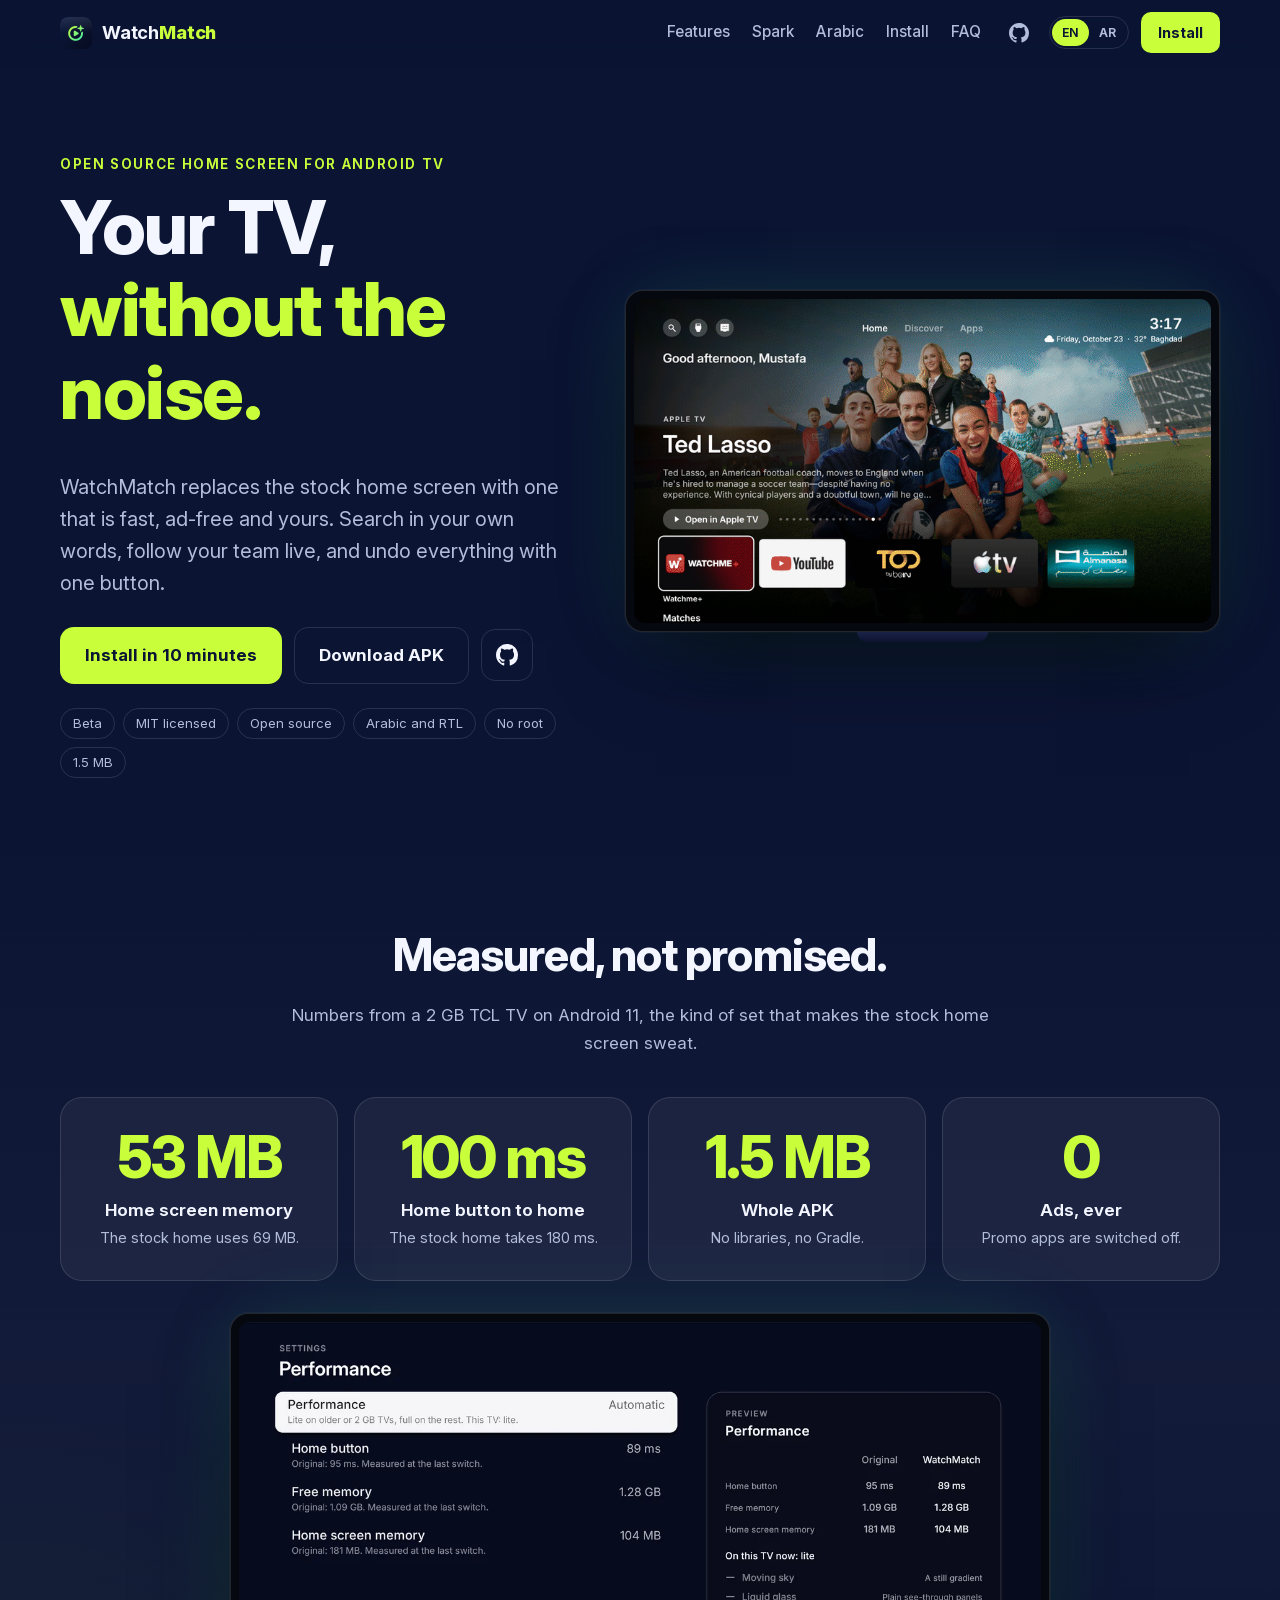
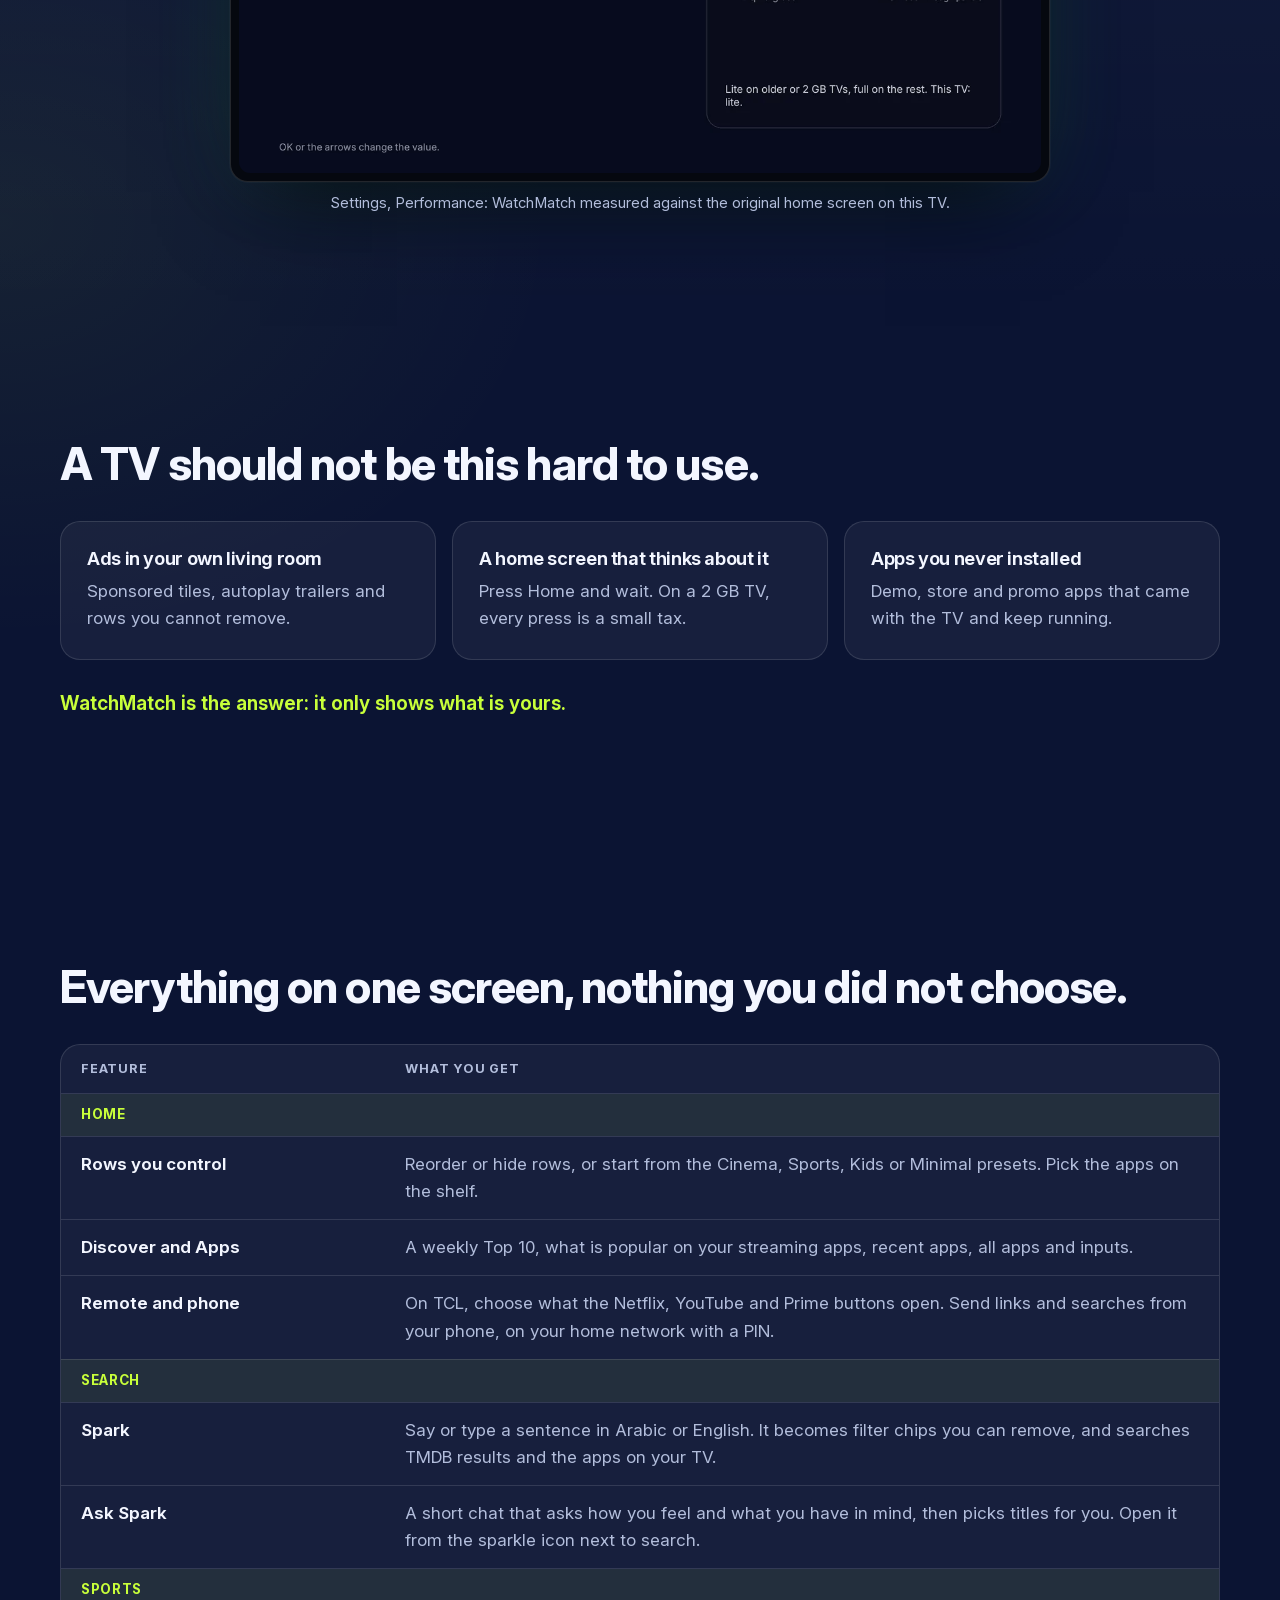
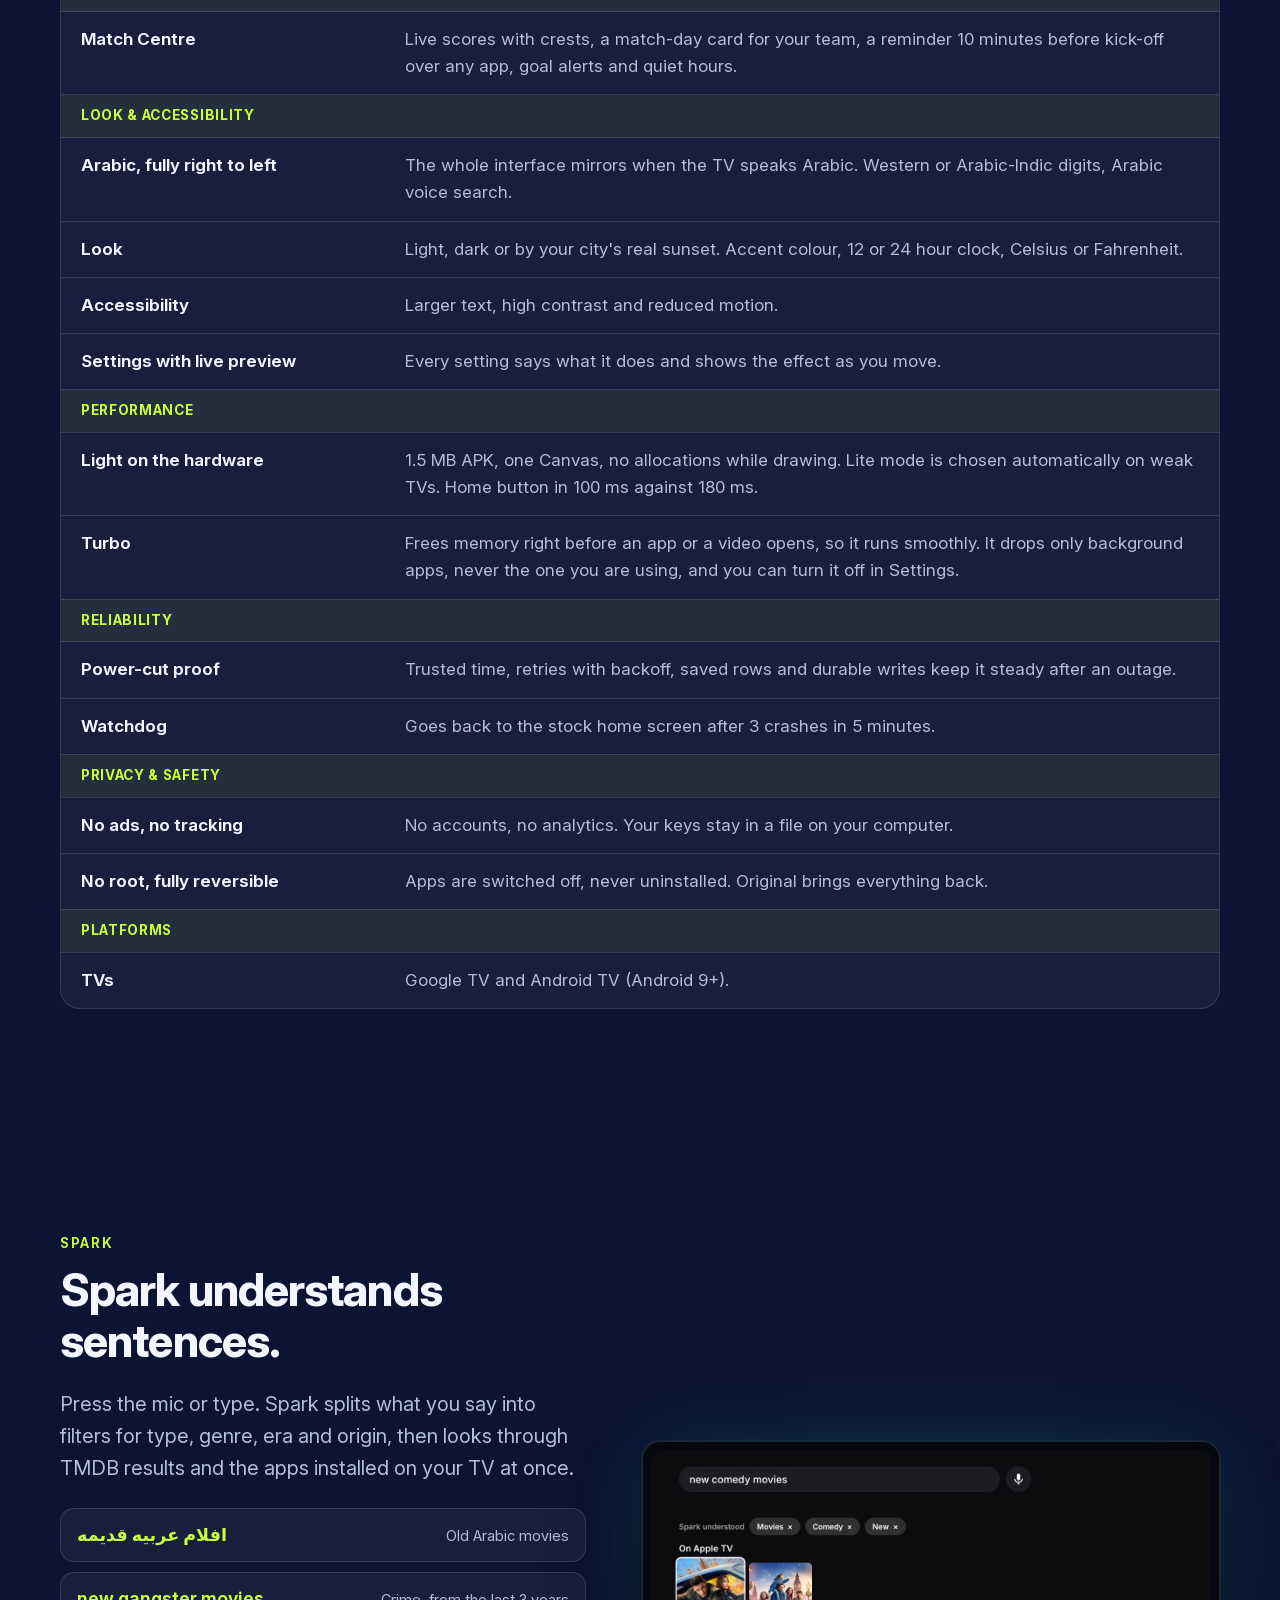
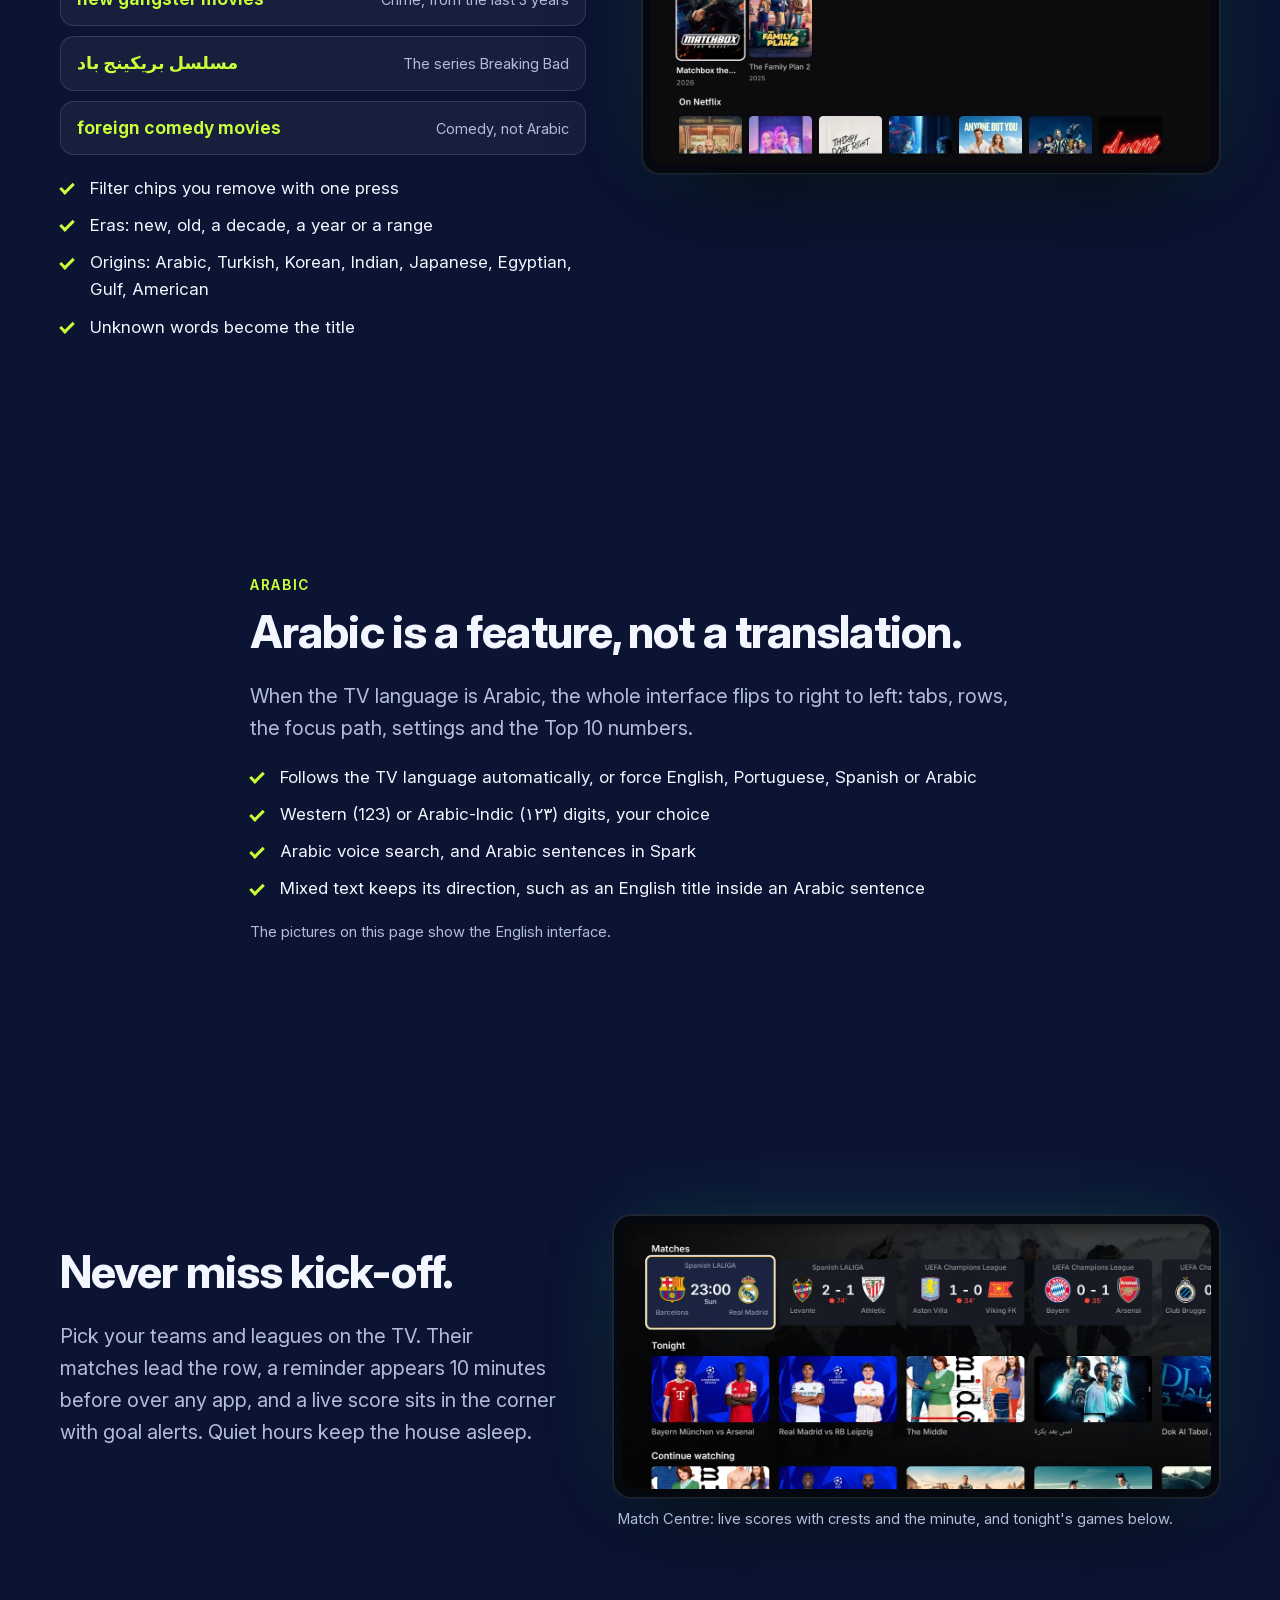
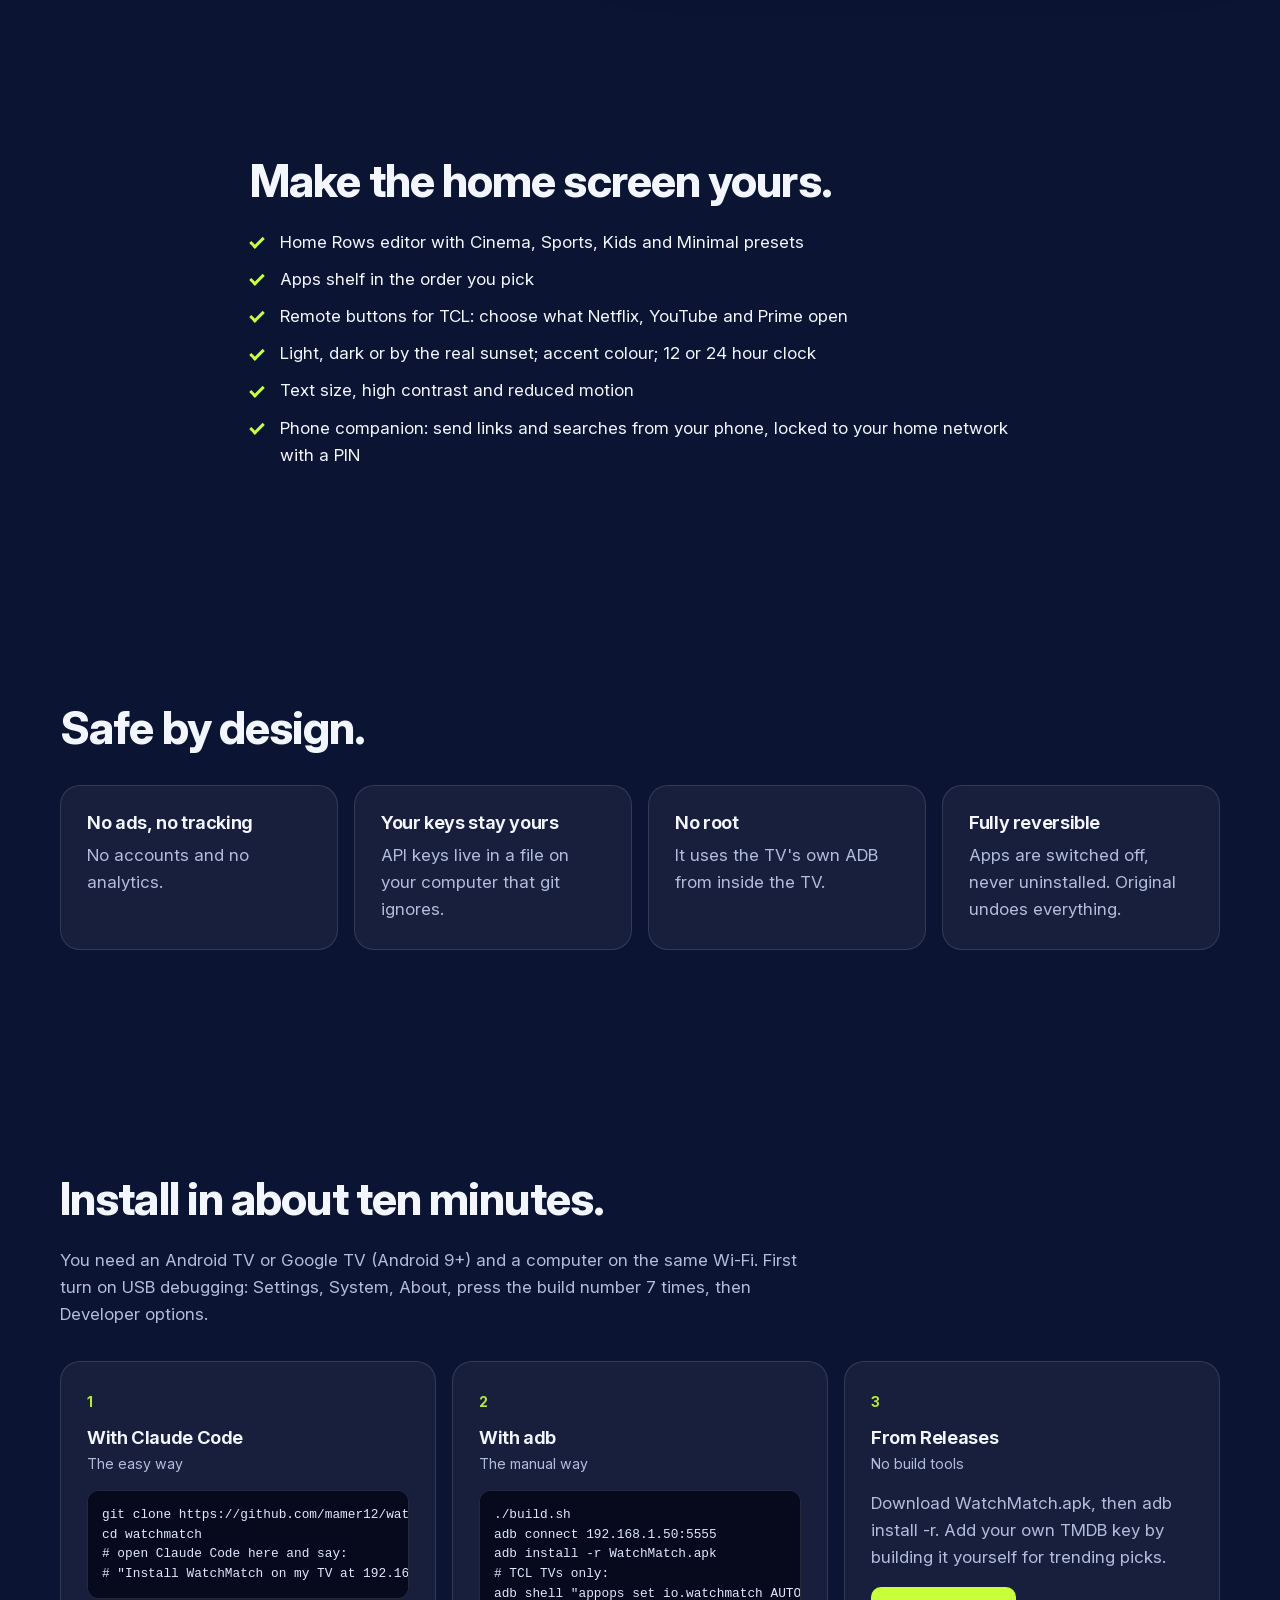
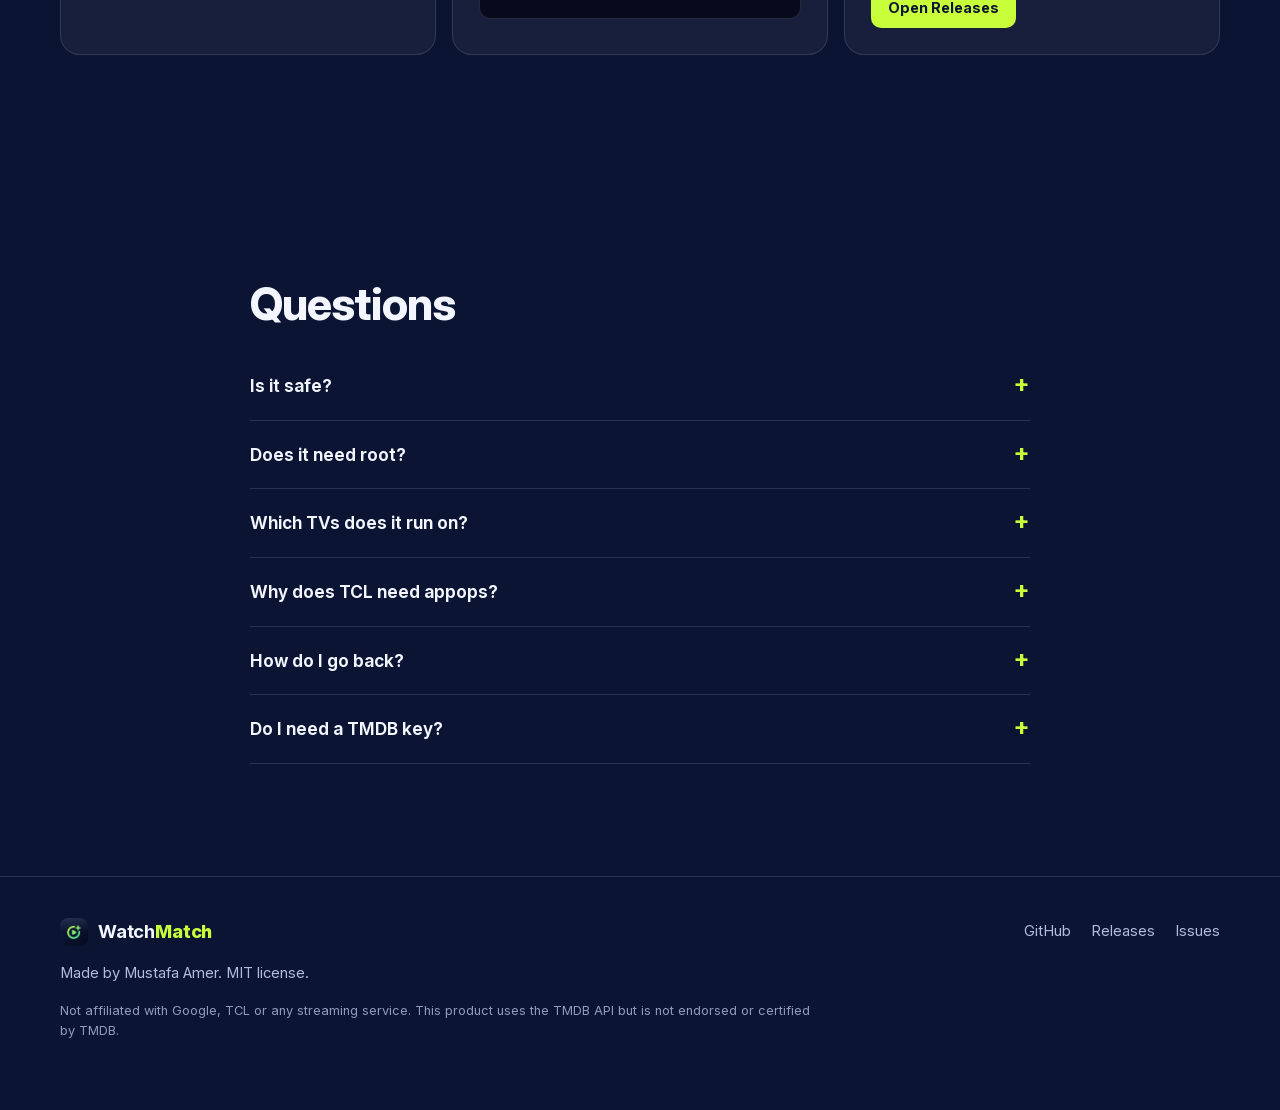
<file: docs/index.html>
<!doctype html>
<html lang="en" dir="ltr">
<head>
  <meta charset="utf-8">
  <meta name="viewport" content="width=device-width, initial-scale=1, viewport-fit=cover">
  <script>
    // Pick the page for the visitor once; the EN/PT/AR switch in the menu is remembered and wins.
    (function () {
      var lang;
      try { lang = localStorage.getItem("lang"); } catch (e) {}
      if (!lang) {
        var zone = "", nav = (navigator.language || "").toLowerCase();
        try { zone = Intl.DateTimeFormat().resolvedOptions().timeZone || ""; } catch (e) {}
        var brazil = /^(America\/(Sao_Paulo|Rio_Branco|Manaus|Cuiaba|Campo_Grande|Porto_Velho|Boa_Vista|Belem|Fortaleza|Recife|Araguaina|Maceio|Bahia|Santarem|Noronha|Eirunepe)|Brazil\/)/.test(zone);
        lang = brazil || nav.indexOf("pt") === 0 ? "pt" : nav.indexOf("ar") === 0 ? "ar" : "en";
      }
      if (lang === "pt" || lang === "ar") location.replace(lang + "/" + location.search + location.hash);
    })();
  </script>
  <title>WatchMatch: the fast, ad-free home screen for your TV</title>
  <meta name="description" content="Open-source home screen for Android TV and Google TV, with Spark natural-language search in Arabic and English, a fully right-to-left Arabic interface, live match scores and no ads. One button to undo.">
  <link rel="canonical" href="https://mamer12.github.io/watchmatch/">
  <link rel="alternate" hreflang="en" href="https://mamer12.github.io/watchmatch/"><link rel="alternate" hreflang="ar" href="https://mamer12.github.io/watchmatch/ar/"><link rel="alternate" hreflang="x-default" href="https://mamer12.github.io/watchmatch/">
  <meta name="theme-color" content="#0B1433">
  <meta property="og:type" content="website">
  <meta property="og:locale" content="en_US">
  <meta property="og:url" content="https://mamer12.github.io/watchmatch/">
  <meta property="og:title" content="WatchMatch">
  <meta property="og:description" content="No ads. Spark search in Arabic and English. Live match scores. A home screen that answers in 100 ms.">
  <meta property="og:image" content="https://mamer12.github.io/watchmatch/assets/og.jpg">
  <meta property="og:image:width" content="1200">
  <meta property="og:image:height" content="630">
  <meta name="twitter:card" content="summary_large_image">
  <meta name="twitter:title" content="WatchMatch">
  <meta name="twitter:description" content="No ads. Spark search in Arabic and English. Live match scores. A home screen that answers in 100 ms.">
  <meta name="twitter:image" content="https://mamer12.github.io/watchmatch/assets/og.jpg">
  <link rel="icon" type="image/png" href="assets/favicon-64.png">
  <link rel="apple-touch-icon" href="assets/apple-touch-icon.png">
  <link rel="preload" href="assets/fonts/InterVariable.ttf" as="font" type="font/ttf" crossorigin>
  <link rel="preload" as="image" href="assets/media/home.webp" type="image/webp">
  <link rel="stylesheet" href="styles.css">
</head>
<body>
<a class="skip" href="#main">Skip to content</a>
<header class="nav" id="nav">
  <a class="brand" href="#top" aria-label="WatchMatch"><img src="assets/icon-512.png" alt="" width="32" height="32"><span>Watch<b>Match</b></span></a>
  <nav class="links" aria-label="Features"><a href="#features">Features</a><a href="#spark">Spark</a><a href="#arabic">Arabic</a><a href="#install">Install</a><a href="#faq">FAQ</a></nav>
  <div class="nav-end"><a class="gh-link" href="https://github.com/mamer12/watchmatch" aria-label="GitHub repository" title="GitHub"><svg class="gh" viewBox="0 0 16 16" width="20" height="20" aria-hidden="true" focusable="false"><path fill="currentColor" d="M8 0C3.58 0 0 3.58 0 8c0 3.54 2.29 6.53 5.47 7.59.4.07.55-.17.55-.38 0-.19-.01-.82-.01-1.49-2.01.37-2.53-.49-2.69-.94-.09-.23-.48-.94-.82-1.13-.28-.15-.68-.52-.01-.53.63-.01 1.08.58 1.23.82.72 1.21 1.87.87 2.33.66.07-.52.28-.87.51-1.07-1.78-.2-3.64-.89-3.64-3.95 0-.87.31-1.59.82-2.15-.08-.2-.36-1.02.08-2.12 0 0 .67-.21 2.2.82a7.6 7.6 0 0 1 4 0c1.53-1.04 2.2-.82 2.2-.82.44 1.1.16 1.92.08 2.12.51.56.82 1.27.82 2.15 0 3.07-1.87 3.75-3.65 3.95.29.25.54.73.54 1.48 0 1.07-.01 1.93-.01 2.2 0 .21.15.46.55.38A8.01 8.01 0 0 0 16 8c0-4.42-3.58-8-8-8Z"/></svg></a>
    <div class="langs" role="group" aria-label="Language"><a href="./" hreflang="en" lang="en" data-lang="en" aria-label="English" aria-current="true">EN</a><a href="ar/" hreflang="ar" lang="ar" data-lang="ar" aria-label="العربية">AR</a></div>
    <a class="btn btn-sm" href="#install">Install</a>
  </div>
</header>
<main id="main">
<section class="hero" id="top">
  <div class="wrap hero-grid">
    <div class="hero-copy">
      <p class="eyebrow">Open source home screen for Android TV</p>
      <h1>Your TV, <span class="lime">without the noise.</span></h1>
      <p class="lead">WatchMatch replaces the stock home screen with one that is fast, ad-free and yours. Search in your own words, follow your team live, and undo everything with one button.</p>
      <div class="cta">
        <a class="btn" href="#install">Install in 10 minutes</a>
        <a class="btn btn-ghost" href="https://github.com/mamer12/watchmatch/releases">Download APK</a>
        <a class="btn btn-ghost btn-gh btn-icon" href="https://github.com/mamer12/watchmatch" aria-label="GitHub repository" title="GitHub"><svg class="gh" viewBox="0 0 16 16" width="20" height="20" aria-hidden="true" focusable="false"><path fill="currentColor" d="M8 0C3.58 0 0 3.58 0 8c0 3.54 2.29 6.53 5.47 7.59.4.07.55-.17.55-.38 0-.19-.01-.82-.01-1.49-2.01.37-2.53-.49-2.69-.94-.09-.23-.48-.94-.82-1.13-.28-.15-.68-.52-.01-.53.63-.01 1.08.58 1.23.82.72 1.21 1.87.87 2.33.66.07-.52.28-.87.51-1.07-1.78-.2-3.64-.89-3.64-3.95 0-.87.31-1.59.82-2.15-.08-.2-.36-1.02.08-2.12 0 0 .67-.21 2.2.82a7.6 7.6 0 0 1 4 0c1.53-1.04 2.2-.82 2.2-.82.44 1.1.16 1.92.08 2.12.51.56.82 1.27.82 2.15 0 3.07-1.87 3.75-3.65 3.95.29.25.54.73.54 1.48 0 1.07-.01 1.93-.01 2.2 0 .21.15.46.55.38A8.01 8.01 0 0 0 16 8c0-4.42-3.58-8-8-8Z"/></svg></a>
      </div>
      <ul class="badges"><li>Beta</li><li>MIT licensed</li><li>Open source</li><li>Arabic and RTL</li><li>No root</li><li>1.5 MB</li></ul>
    </div>
    <div class="hero-shot" data-reveal><figure class="tv tv-hero"><div class="tv-bezel"><img class="shot" src="assets/media/tour.gif" width="800" height="450" alt="A tour of WatchMatch: the home screen, Discover, match times and Ask Spark (English interface shown)" decoding="async"></div><span class="tv-stand" aria-hidden="true"></span></figure></div>
  </div>
</section>

<section class="stats" aria-labelledby="stats-h">
  <div class="wrap">
    <h2 id="stats-h">Measured, not promised.</h2>
    <p class="sub">Numbers from a 2 GB TCL TV on Android 11, the kind of set that makes the stock home screen sweat.</p>
    <div class="stat-grid"><div class="stat" data-reveal><b>53 MB</b><span>Home screen memory</span><small>The stock home uses 69 MB.</small></div><div class="stat" data-reveal><b>100 ms</b><span>Home button to home</span><small>The stock home takes 180 ms.</small></div><div class="stat" data-reveal><b>1.5 MB</b><span>Whole APK</span><small>No libraries, no Gradle.</small></div><div class="stat" data-reveal><b>0</b><span>Ads, ever</span><small>Promo apps are switched off.</small></div></div>
    <figure class="fig" data-reveal><div class="tv-bezel"><img class="shot" src="assets/media/settings-performance.webp" width="1280" height="720" alt="WatchMatch Settings, Performance page comparing Home button time and memory with the original home screen" loading="lazy" decoding="async"></div><figcaption>Settings, Performance: WatchMatch measured against the original home screen on this TV.</figcaption></figure>
  </div>
</section>

<section class="why">
  <div class="wrap">
    <h2>A TV should not be this hard to use.</h2>
    <div class="cards3"><div class="card" data-reveal><h3>Ads in your own living room</h3><p>Sponsored tiles, autoplay trailers and rows you cannot remove.</p></div><div class="card" data-reveal><h3>A home screen that thinks about it</h3><p>Press Home and wait. On a 2 GB TV, every press is a small tax.</p></div><div class="card" data-reveal><h3>Apps you never installed</h3><p>Demo, store and promo apps that came with the TV and keep running.</p></div></div>
    <p class="why-end">WatchMatch is the answer: it only shows what is yours.</p>
  </div>
</section>

<section id="features" class="features">
  <div class="wrap">
    <h2>Everything on one screen, nothing you did not choose.</h2>
    <div class="ft-wrap" data-reveal><table class="ft"><thead><tr><th scope="col">Feature</th><th scope="col">What you get</th></tr></thead><tbody><tr class="grp"><th colspan="2" scope="colgroup">Home</th></tr><tr><th scope="row">Rows you control</th><td>Reorder or hide rows, or start from the Cinema, Sports, Kids or Minimal presets. Pick the apps on the shelf.</td></tr><tr><th scope="row">Discover and Apps</th><td>A weekly Top 10, what is popular on your streaming apps, recent apps, all apps and inputs.</td></tr><tr><th scope="row">Remote and phone</th><td>On TCL, choose what the Netflix, YouTube and Prime buttons open. Send links and searches from your phone, on your home network with a PIN.</td></tr><tr class="grp"><th colspan="2" scope="colgroup">Search</th></tr><tr><th scope="row">Spark</th><td>Say or type a sentence in Arabic or English. It becomes filter chips you can remove, and searches TMDB results and the apps on your TV.</td></tr><tr><th scope="row">Ask Spark</th><td>A short chat that asks how you feel and what you have in mind, then picks titles for you. Open it from the sparkle icon next to search.</td></tr><tr class="grp"><th colspan="2" scope="colgroup">Sports</th></tr><tr><th scope="row">Match Centre</th><td>Live scores with crests, a match-day card for your team, a reminder 10 minutes before kick-off over any app, goal alerts and quiet hours.</td></tr><tr class="grp"><th colspan="2" scope="colgroup">Look &amp; accessibility</th></tr><tr><th scope="row">Arabic, fully right to left</th><td>The whole interface mirrors when the TV speaks Arabic. Western or Arabic-Indic digits, Arabic voice search.</td></tr><tr><th scope="row">Look</th><td>Light, dark or by your city&#x27;s real sunset. Accent colour, 12 or 24 hour clock, Celsius or Fahrenheit.</td></tr><tr><th scope="row">Accessibility</th><td>Larger text, high contrast and reduced motion.</td></tr><tr><th scope="row">Settings with live preview</th><td>Every setting says what it does and shows the effect as you move.</td></tr><tr class="grp"><th colspan="2" scope="colgroup">Performance</th></tr><tr><th scope="row">Light on the hardware</th><td>1.5 MB APK, one Canvas, no allocations while drawing. Lite mode is chosen automatically on weak TVs. Home button in 100 ms against 180 ms.</td></tr><tr><th scope="row">Turbo</th><td>Frees memory right before an app or a video opens, so it runs smoothly. It drops only background apps, never the one you are using, and you can turn it off in Settings.</td></tr><tr class="grp"><th colspan="2" scope="colgroup">Reliability</th></tr><tr><th scope="row">Power-cut proof</th><td>Trusted time, retries with backoff, saved rows and durable writes keep it steady after an outage.</td></tr><tr><th scope="row">Watchdog</th><td>Goes back to the stock home screen after 3 crashes in 5 minutes.</td></tr><tr class="grp"><th colspan="2" scope="colgroup">Privacy &amp; safety</th></tr><tr><th scope="row">No ads, no tracking</th><td>No accounts, no analytics. Your keys stay in a file on your computer.</td></tr><tr><th scope="row">No root, fully reversible</th><td>Apps are switched off, never uninstalled. Original brings everything back.</td></tr><tr class="grp"><th colspan="2" scope="colgroup">Platforms</th></tr><tr><th scope="row">TVs</th><td>Google TV and Android TV (Android 9+).</td></tr></tbody></table></div>
  </div>
</section>



<section id="spark" class="spark">
  <div class="wrap two">
    <div>
      <p class="eyebrow">Spark</p>
      <h2>Spark understands sentences.</h2>
      <p class="lead">Press the mic or type. Spark splits what you say into filters for type, genre, era and origin, then looks through TMDB results and the apps installed on your TV at once.</p>
      <ul class="examples"><li data-reveal><q dir="auto">افلام عربيه قديمه</q><span>Old Arabic movies</span></li><li data-reveal><q dir="auto">new gangster movies</q><span>Crime, from the last 3 years</span></li><li data-reveal><q dir="auto">مسلسل بريكينج باد</q><span>The series Breaking Bad</span></li><li data-reveal><q dir="auto">foreign comedy movies</q><span>Comedy, not Arabic</span></li></ul>
      <ul class="ticks"><li>Filter chips you remove with one press</li><li>Eras: new, old, a decade, a year or a range</li><li>Origins: Arabic, Turkish, Korean, Indian, Japanese, Egyptian, Gulf, American</li><li>Unknown words become the title</li></ul>
    </div>
    <div><figure class="fig" data-reveal><div class="tv-bezel"><img class="shot" src="assets/media/spark.webp" width="1280" height="720" alt="Spark turning the sentence new comedy movies into Movies, Comedy and New chips, with results on Apple TV and Netflix (English interface shown)" loading="lazy" decoding="async"></div></figure></div>
  </div>
</section>

<section id="arabic" class="arabic">
  <div class="wrap narrow">
    <p class="eyebrow">Arabic</p>
    <h2>Arabic is a feature, not a translation.</h2>
    <p class="lead">When the TV language is Arabic, the whole interface flips to right to left: tabs, rows, the focus path, settings and the Top 10 numbers.</p>
    <ul class="ticks"><li>Follows the TV language automatically, or force English, Portuguese, Spanish or Arabic</li><li>Western (123) or Arabic-Indic (١٢٣) digits, your choice</li><li>Arabic voice search, and Arabic sentences in Spark</li><li>Mixed text keeps its direction, such as an English title inside an Arabic sentence</li></ul>
    <p class="note">The pictures on this page show the English interface.</p>
  </div>
</section>

<section class="two-cols sports">
  <div class="wrap two flip2">
    <div><h2>Never miss kick-off.</h2><p class="lead">Pick your teams and leagues on the TV. Their matches lead the row, a reminder appears 10 minutes before over any app, and a live score sits in the corner with goal alerts. Quiet hours keep the house asleep.</p></div>
    <div><figure class="fig" data-reveal><div class="tv-bezel"><img class="shot" src="assets/media/matches.webp" width="1280" height="577" alt="Match Centre row with live scores and crests, and tonight&#x27;s games below (English interface shown)" loading="lazy" decoding="async"></div><figcaption>Match Centre: live scores with crests and the minute, and tonight&#x27;s games below.</figcaption></figure></div>
  </div>
</section>

<section class="control">
  <div class="wrap narrow"><h2>Make the home screen yours.</h2><ul class="ticks"><li>Home Rows editor with Cinema, Sports, Kids and Minimal presets</li><li>Apps shelf in the order you pick</li><li>Remote buttons for TCL: choose what Netflix, YouTube and Prime open</li><li>Light, dark or by the real sunset; accent colour; 12 or 24 hour clock</li><li>Text size, high contrast and reduced motion</li><li>Phone companion: send links and searches from your phone, locked to your home network with a PIN</li></ul></div>
</section>

<section class="privacy">
  <div class="wrap">
    <h2>Safe by design.</h2>
    <div class="grid4"><div class="card" data-reveal><h3>No ads, no tracking</h3><p>No accounts and no analytics.</p></div><div class="card" data-reveal><h3>Your keys stay yours</h3><p>API keys live in a file on your computer that git ignores.</p></div><div class="card" data-reveal><h3>No root</h3><p>It uses the TV&#x27;s own ADB from inside the TV.</p></div><div class="card" data-reveal><h3>Fully reversible</h3><p>Apps are switched off, never uninstalled. Original undoes everything.</p></div></div>
  </div>
</section>

<section id="install" class="install">
  <div class="wrap">
    <h2>Install in about ten minutes.</h2>
    <p class="sub">You need an Android TV or Google TV (Android 9+) and a computer on the same Wi-Fi. First turn on USB debugging: Settings, System, About, press the build number 7 times, then Developer options.</p>
    <div class="cards3 paths"><div class="card path" data-reveal><span class="num">1</span><h3>With Claude Code</h3><small>The easy way</small><pre dir="ltr"><code>git clone https://github.com/mamer12/watchmatch
cd watchmatch
# open Claude Code here and say:
# &quot;Install WatchMatch on my TV at 192.168.1.50. I live in Baghdad.&quot;</code></pre></div><div class="card path" data-reveal><span class="num">2</span><h3>With adb</h3><small>The manual way</small><pre dir="ltr"><code>./build.sh
adb connect 192.168.1.50:5555
adb install -r WatchMatch.apk
# TCL TVs only:
adb shell &quot;appops set io.watchmatch AUTO_START allow || appops set io.watchmatch APP_AUTO_START allow&quot;</code></pre></div><div class="card path" data-reveal><span class="num">3</span><h3>From Releases</h3><small>No build tools</small><p>Download WatchMatch.apk, then adb install -r. Add your own TMDB key by building it yourself for trending picks.</p><a class="btn btn-sm" href="https://github.com/mamer12/watchmatch/releases">Open Releases</a></div></div>
  </div>
</section>

<section id="faq" class="faq">
  <div class="wrap narrow">
    <h2>Questions</h2>
    <details><summary>Is it safe?</summary><p>It never uninstalls anything, keeps picture, sound, inputs and Google services on a protected list, and is fully undoable. The code is open for you to read.</p></details><details><summary>Does it need root?</summary><p>No. After you allow debugging once, the app uses the TV&#x27;s own ADB over 127.0.0.1.</p></details><details><summary>Which TVs does it run on?</summary><p>Google TV and Android TV from Android 9: TCL, Sony, Hisense, Philips, Xiaomi, Chromecast with Google TV, Google TV Streamer, onn 4K and NVIDIA Shield.</p></details><details><summary>Why does TCL need appops?</summary><p>TCL blocks background services by default, so the home switch and the safety watchdog would never run. Two appops lines allow them.</p></details><details><summary>How do I go back?</summary><p>Open WatchMatch, then Home Screen, then Original. Everything returns as it was. After three crashes in five minutes it goes back by itself.</p></details><details><summary>Do I need a TMDB key?</summary><p>Only for trending picks and screensaver photos. It is free and takes two minutes.</p></details>
  </div>
</section>
</main>
<footer class="foot">
  <div class="wrap">
    <div class="foot-row">
      <a class="brand" href="#top"><img src="assets/icon-512.png" alt="" width="28" height="28"><span>Watch<b>Match</b></span></a>
      <nav aria-label="GitHub"><a href="https://github.com/mamer12/watchmatch">GitHub</a><a href="https://github.com/mamer12/watchmatch/releases">Releases</a><a href="https://github.com/mamer12/watchmatch/issues">Issues</a></nav>
    </div>
    <p>Made by Mustafa Amer. MIT license.</p>
    <p class="fine">Not affiliated with Google, TCL or any streaming service. This product uses the TMDB API but is not endorsed or certified by TMDB.</p>
  </div>
</footer>
<script src="app.js" defer></script>
</body>
</html>
</file>
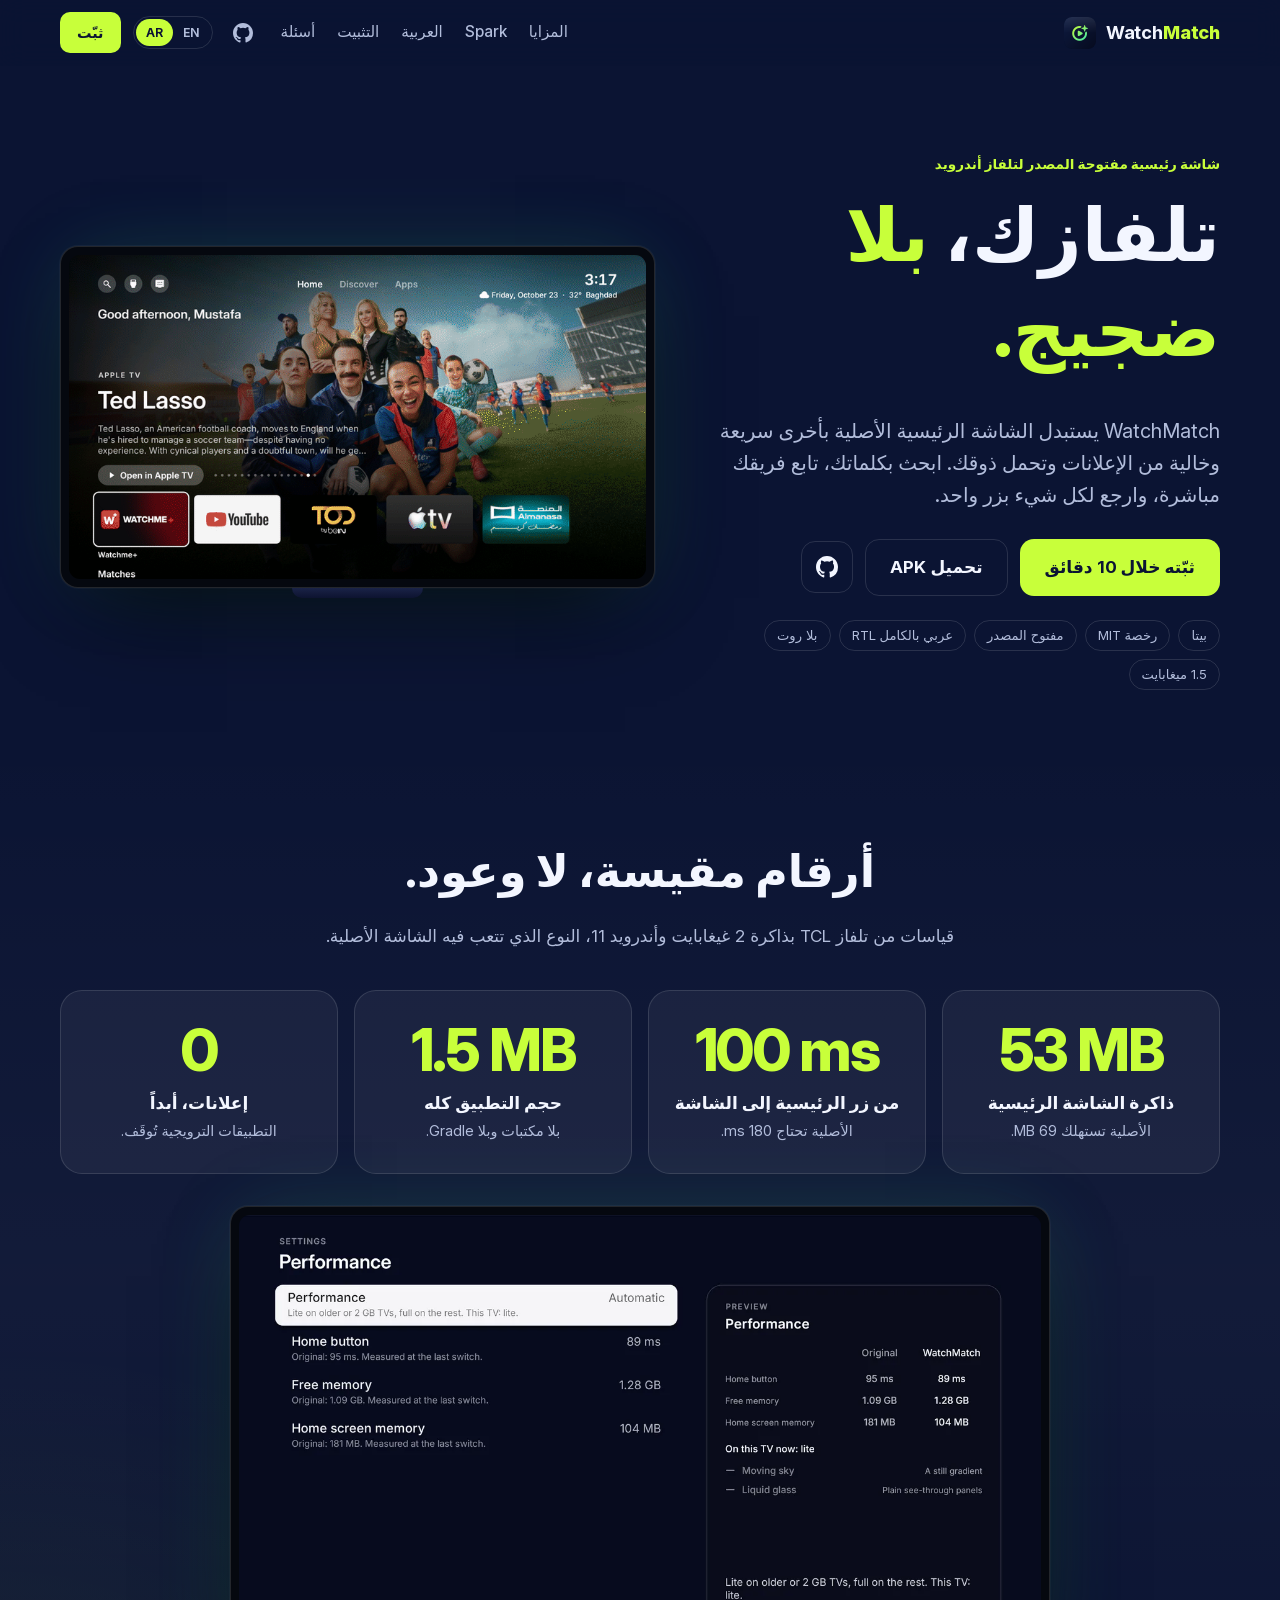
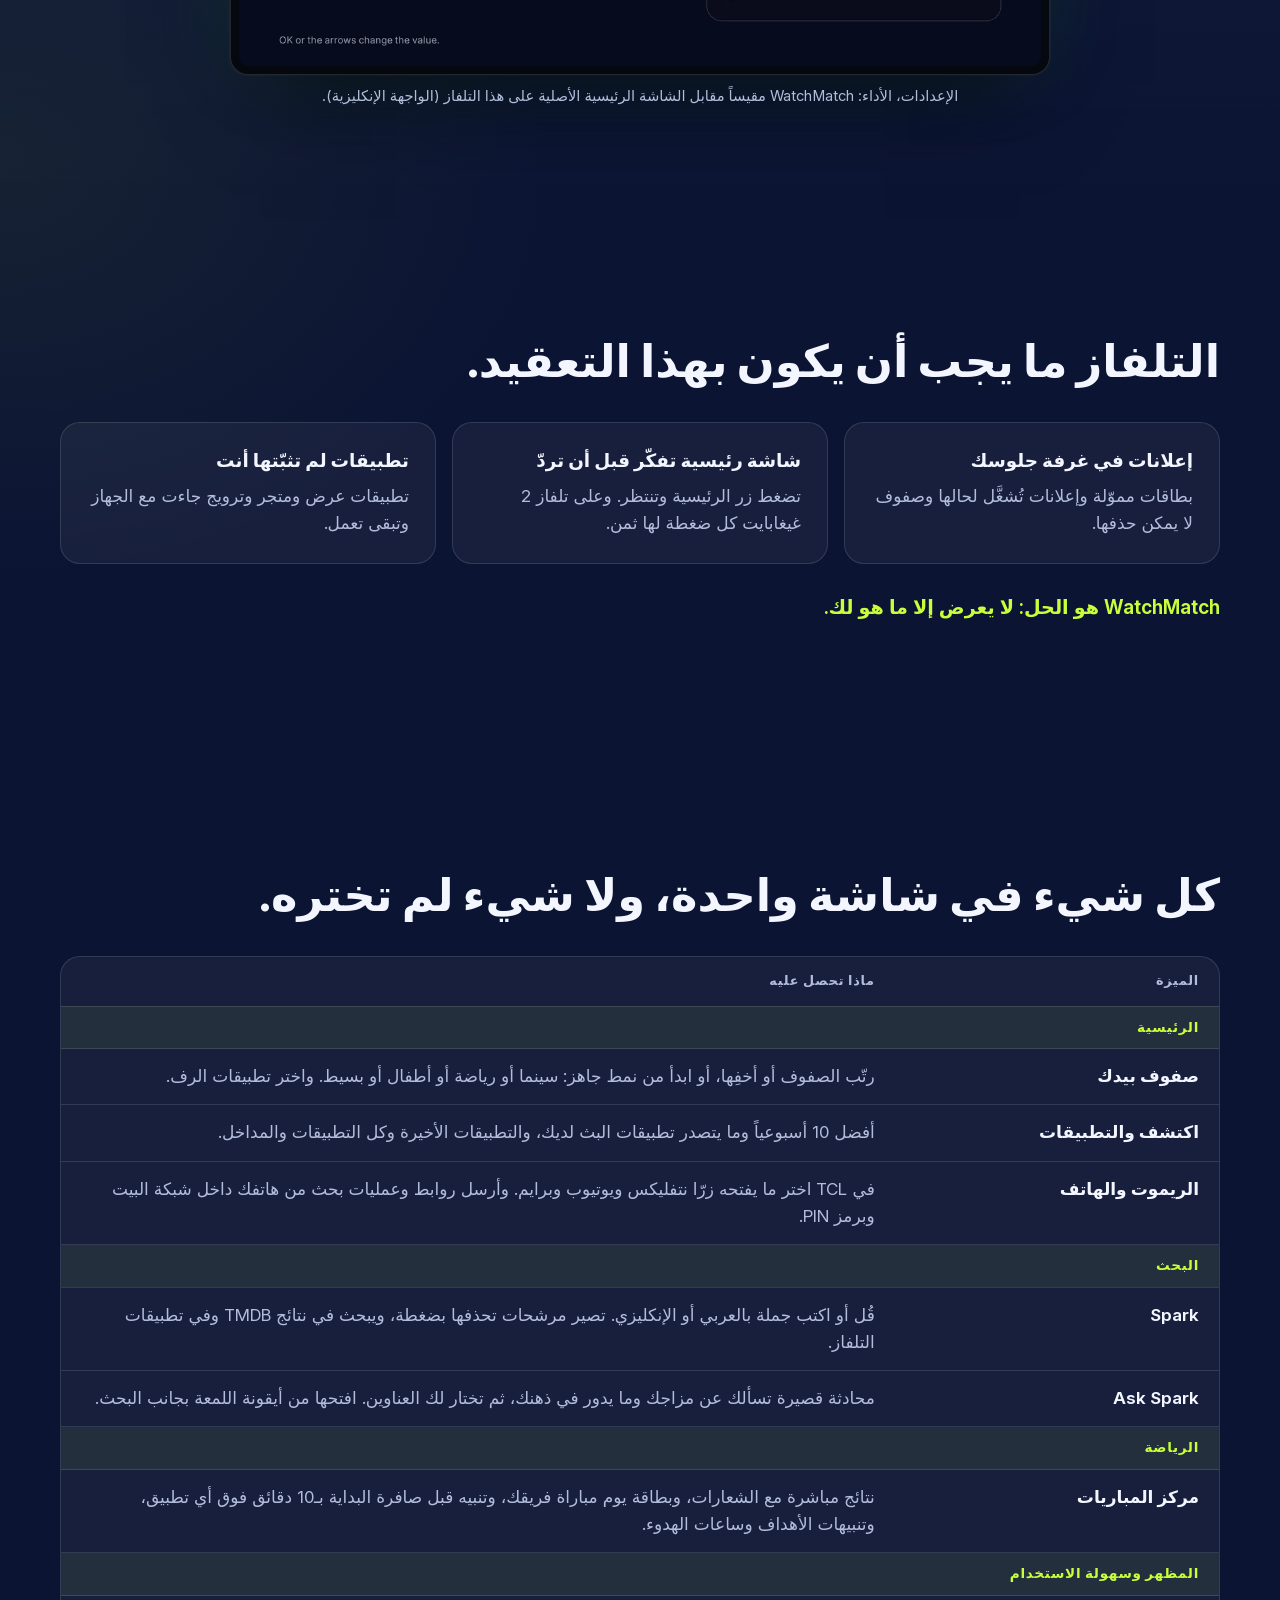
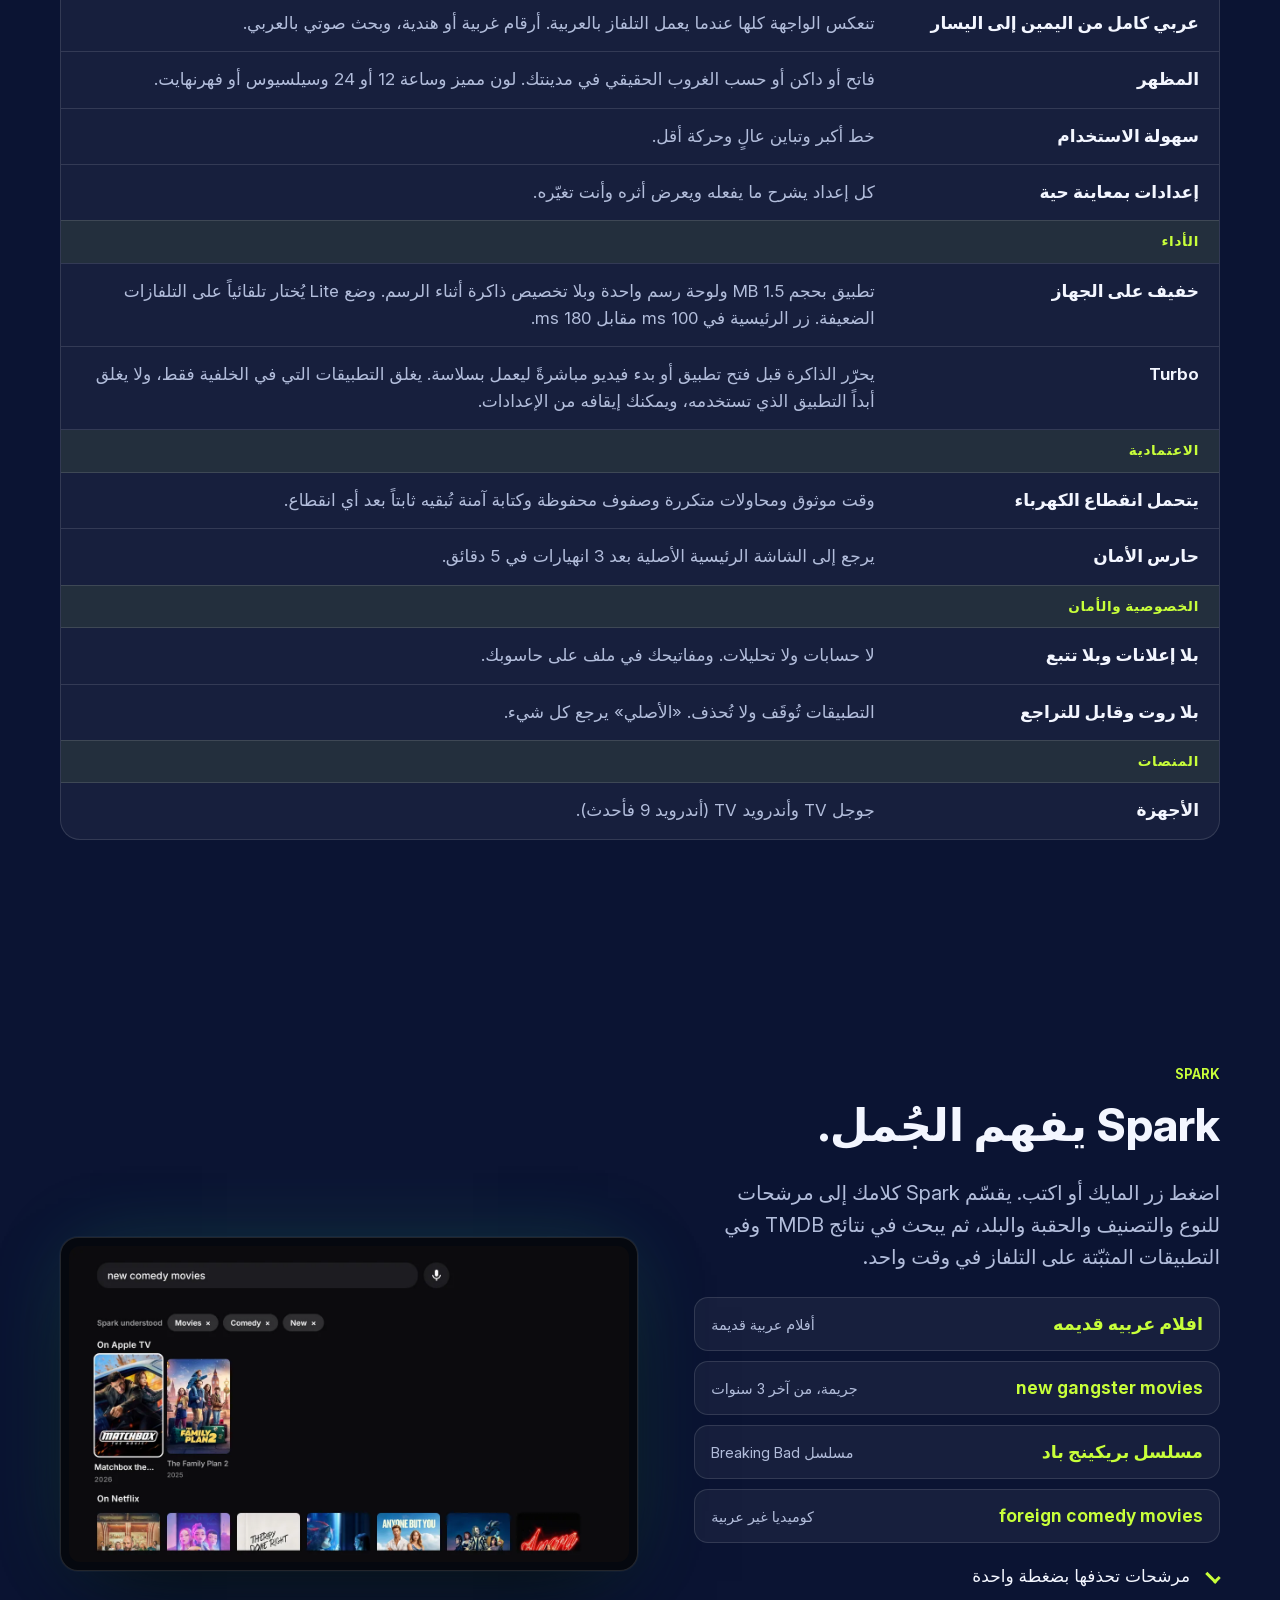
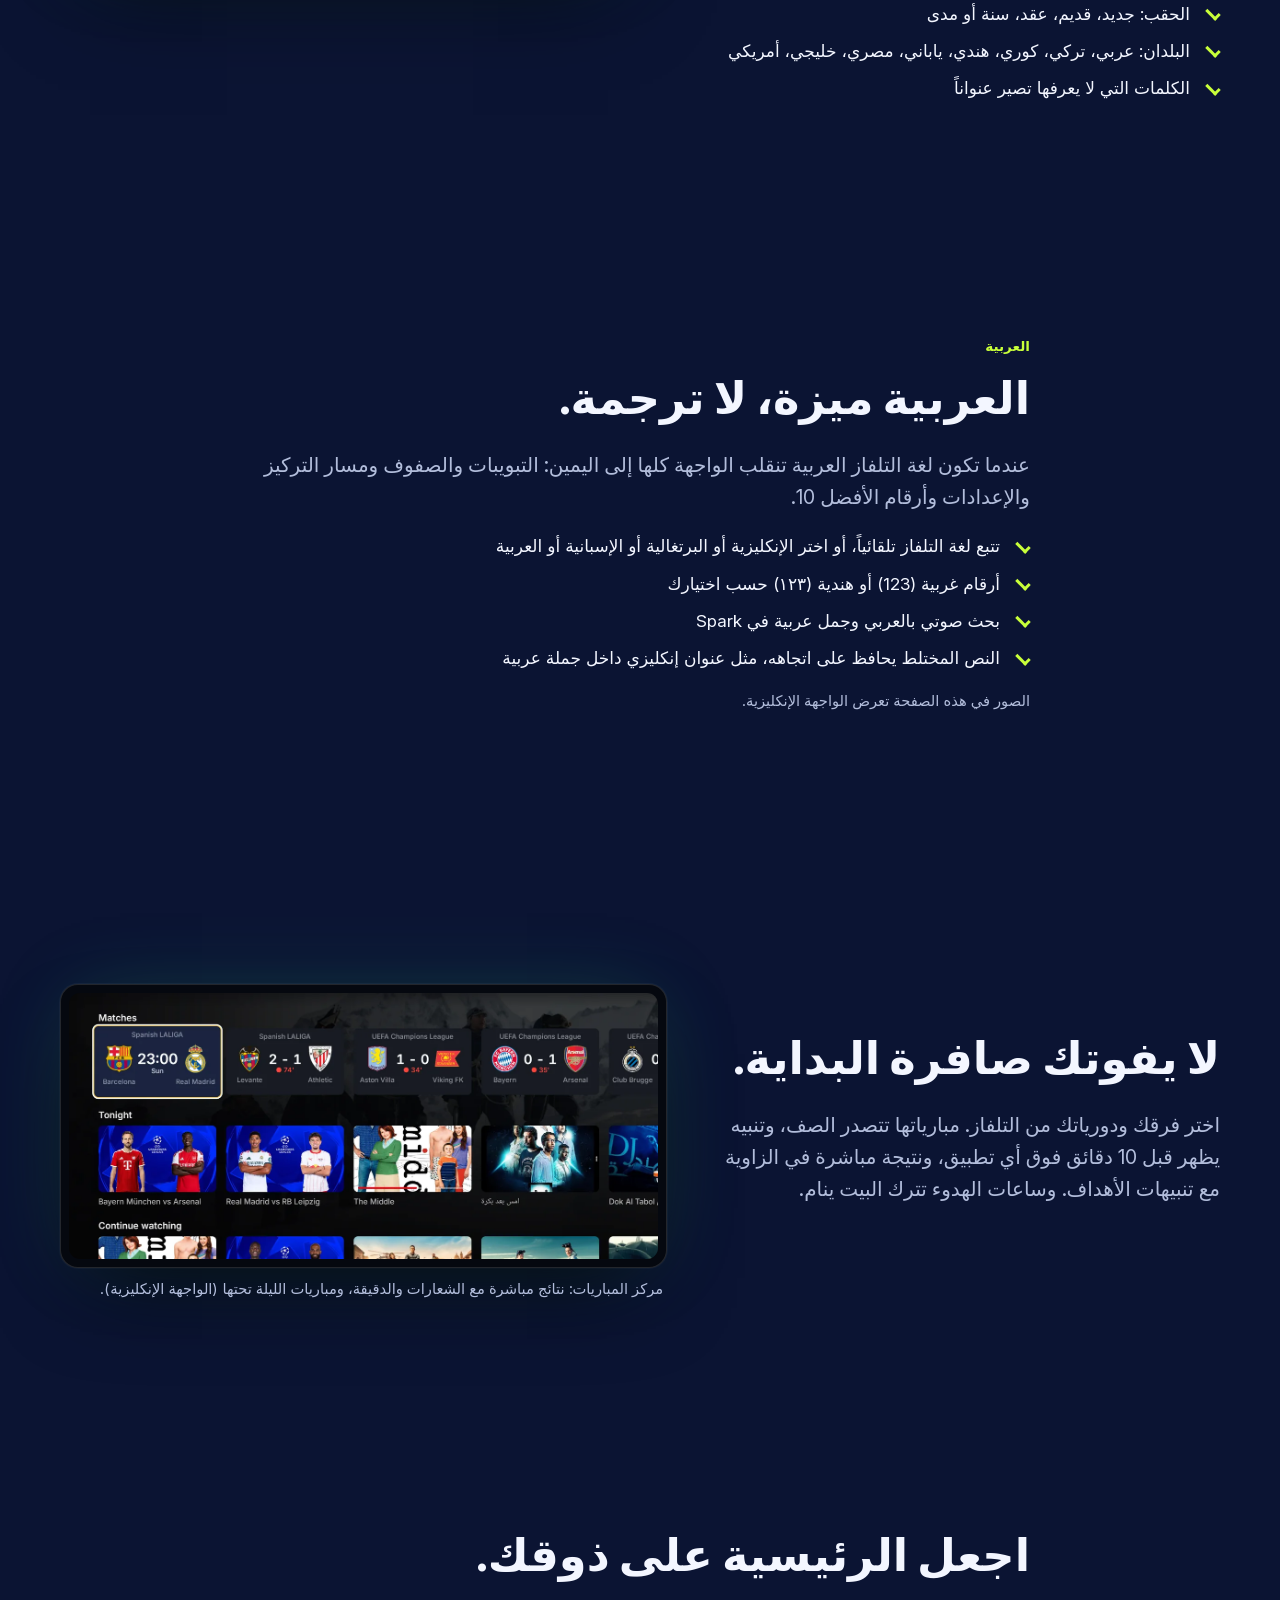
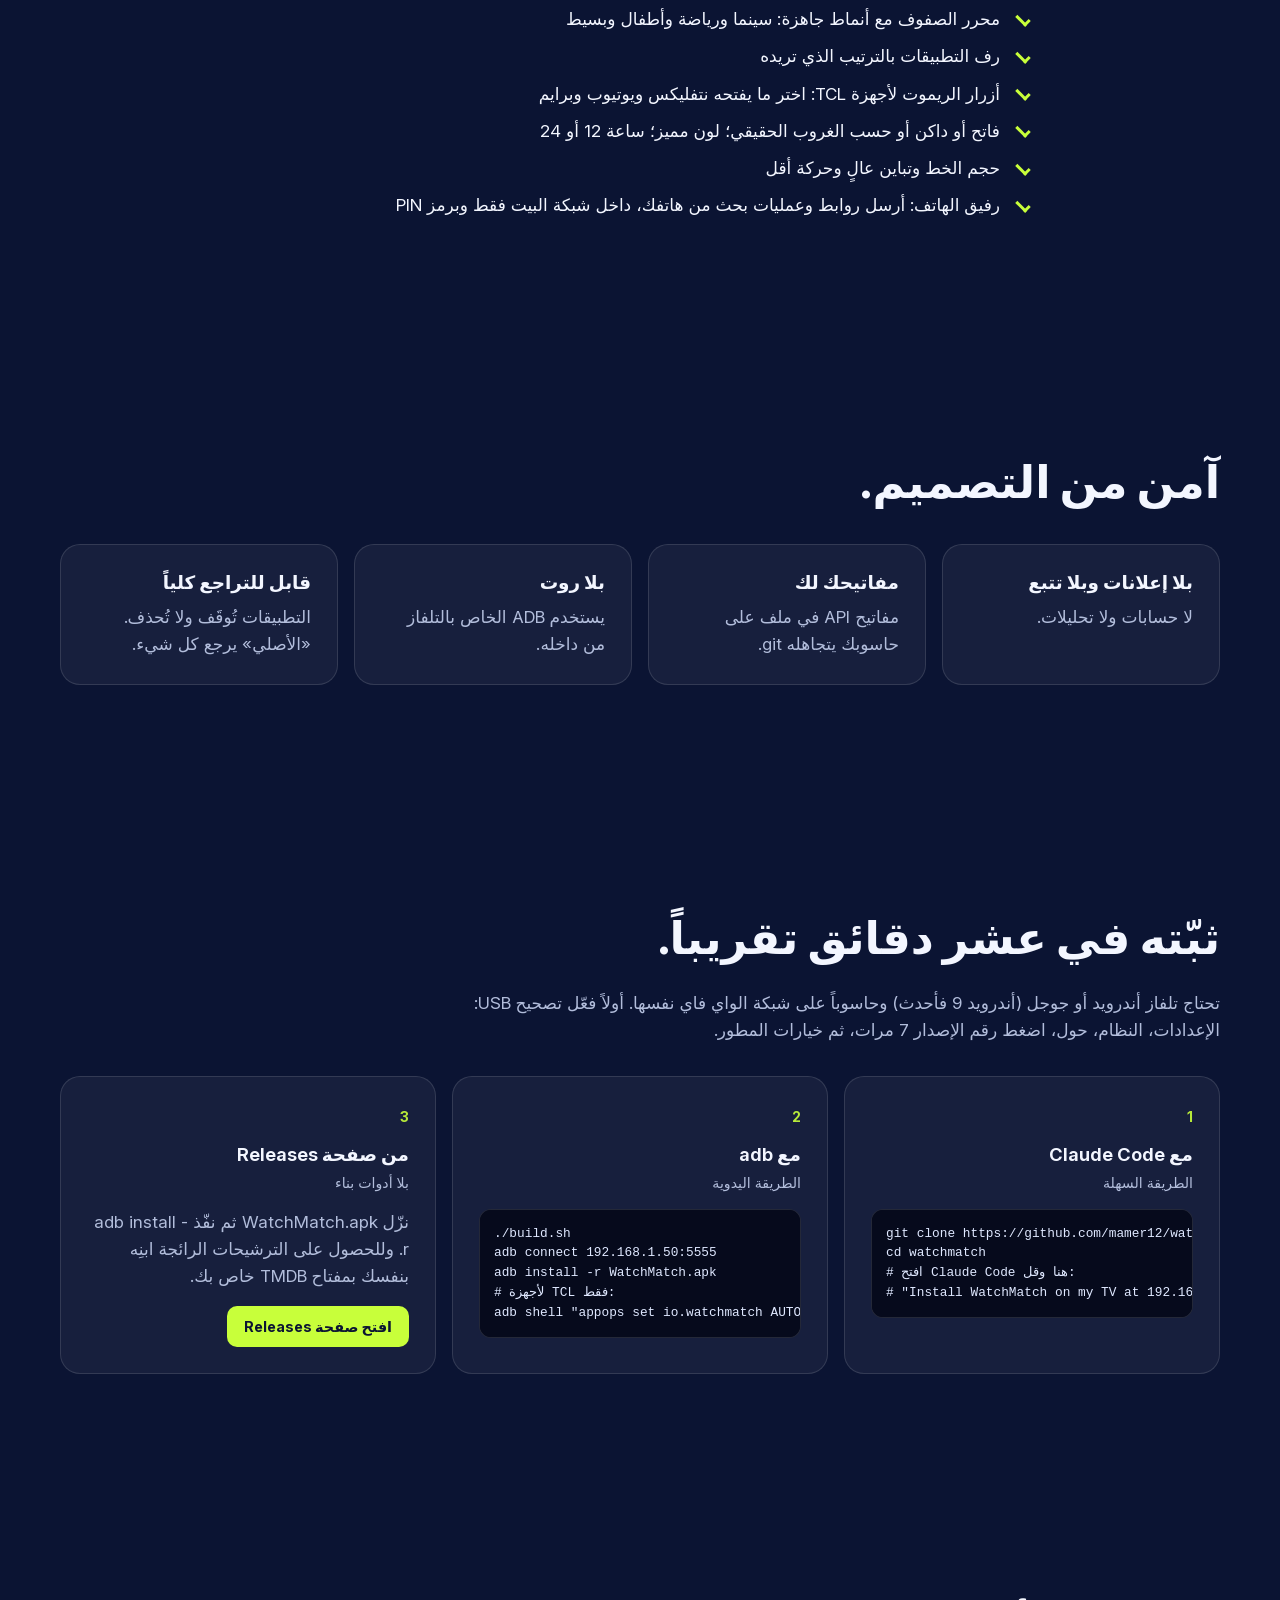
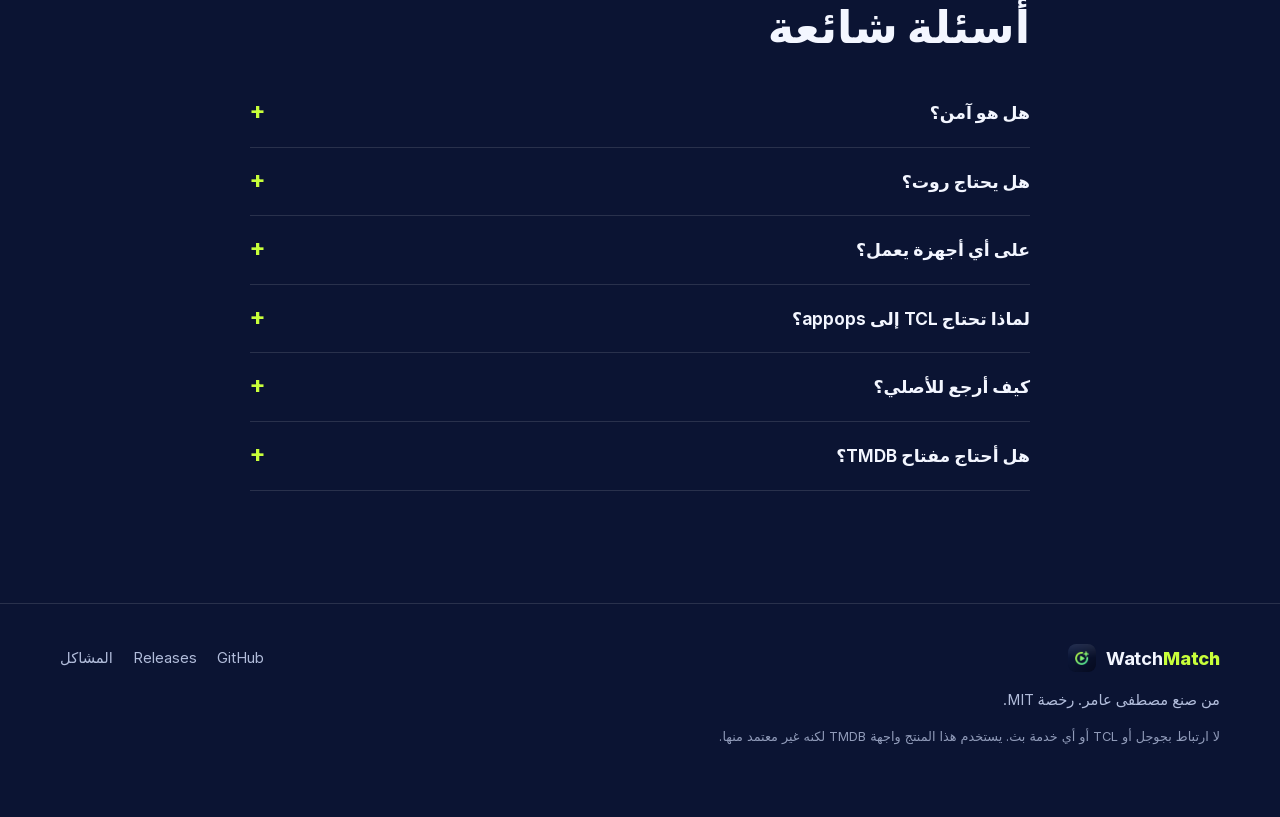
<file: docs/ar/index.html>
<!doctype html>
<html lang="ar" dir="rtl">
<head>
  <meta charset="utf-8">
  <meta name="viewport" content="width=device-width, initial-scale=1, viewport-fit=cover">
  
  <title>WatchMatch: شاشة رئيسية سريعة وبلا إعلانات لتلفازك</title>
  <meta name="description" content="شاشة رئيسية مفتوحة المصدر لتلفاز أندرويد وجوجل، مع بحث Spark بالجمل العربية والإنكليزية، وواجهة عربية كاملة من اليمين إلى اليسار، ونتائج المباريات المباشرة وبلا إعلانات. زر واحد يرجع كل شيء.">
  <link rel="canonical" href="https://mamer12.github.io/watchmatch/ar/">
  <link rel="alternate" hreflang="en" href="https://mamer12.github.io/watchmatch/"><link rel="alternate" hreflang="ar" href="https://mamer12.github.io/watchmatch/ar/"><link rel="alternate" hreflang="x-default" href="https://mamer12.github.io/watchmatch/">
  <meta name="theme-color" content="#0B1433">
  <meta property="og:type" content="website">
  <meta property="og:locale" content="ar_AR">
  <meta property="og:url" content="https://mamer12.github.io/watchmatch/ar/">
  <meta property="og:title" content="WatchMatch">
  <meta property="og:description" content="بلا إعلانات. بحث Spark بالعربي والإنكليزي. نتائج المباريات مباشرة. شاشة رئيسية تستجيب خلال 100 ملّي ثانية.">
  <meta property="og:image" content="https://mamer12.github.io/watchmatch/assets/og-ar.jpg">
  <meta property="og:image:width" content="1200">
  <meta property="og:image:height" content="630">
  <meta name="twitter:card" content="summary_large_image">
  <meta name="twitter:title" content="WatchMatch">
  <meta name="twitter:description" content="بلا إعلانات. بحث Spark بالعربي والإنكليزي. نتائج المباريات مباشرة. شاشة رئيسية تستجيب خلال 100 ملّي ثانية.">
  <meta name="twitter:image" content="https://mamer12.github.io/watchmatch/assets/og-ar.jpg">
  <link rel="icon" type="image/png" href="../assets/favicon-64.png">
  <link rel="apple-touch-icon" href="../assets/apple-touch-icon.png">
  <link rel="preload" href="../assets/fonts/InterVariable.ttf" as="font" type="font/ttf" crossorigin>
  <link rel="preload" as="image" href="../assets/media/home.webp" type="image/webp">
  <link rel="stylesheet" href="../styles.css">
</head>
<body>
<a class="skip" href="#main">انتقل إلى المحتوى</a>
<header class="nav" id="nav">
  <a class="brand" href="#top" aria-label="WatchMatch"><img src="../assets/icon-512.png" alt="" width="32" height="32"><span>Watch<b>Match</b></span></a>
  <nav class="links" aria-label="المزايا"><a href="#features">المزايا</a><a href="#spark">Spark</a><a href="#arabic">العربية</a><a href="#install">التثبيت</a><a href="#faq">أسئلة</a></nav>
  <div class="nav-end"><a class="gh-link" href="https://github.com/mamer12/watchmatch" aria-label="مستودع GitHub" title="GitHub"><svg class="gh" viewBox="0 0 16 16" width="20" height="20" aria-hidden="true" focusable="false"><path fill="currentColor" d="M8 0C3.58 0 0 3.58 0 8c0 3.54 2.29 6.53 5.47 7.59.4.07.55-.17.55-.38 0-.19-.01-.82-.01-1.49-2.01.37-2.53-.49-2.69-.94-.09-.23-.48-.94-.82-1.13-.28-.15-.68-.52-.01-.53.63-.01 1.08.58 1.23.82.72 1.21 1.87.87 2.33.66.07-.52.28-.87.51-1.07-1.78-.2-3.64-.89-3.64-3.95 0-.87.31-1.59.82-2.15-.08-.2-.36-1.02.08-2.12 0 0 .67-.21 2.2.82a7.6 7.6 0 0 1 4 0c1.53-1.04 2.2-.82 2.2-.82.44 1.1.16 1.92.08 2.12.51.56.82 1.27.82 2.15 0 3.07-1.87 3.75-3.65 3.95.29.25.54.73.54 1.48 0 1.07-.01 1.93-.01 2.2 0 .21.15.46.55.38A8.01 8.01 0 0 0 16 8c0-4.42-3.58-8-8-8Z"/></svg></a>
    <div class="langs" role="group" aria-label="اللغة"><a href="../" hreflang="en" lang="en" data-lang="en" aria-label="English">EN</a><a href="../ar/" hreflang="ar" lang="ar" data-lang="ar" aria-label="العربية" aria-current="true">AR</a></div>
    <a class="btn btn-sm" href="#install">ثبّت</a>
  </div>
</header>
<main id="main">
<section class="hero" id="top">
  <div class="wrap hero-grid">
    <div class="hero-copy">
      <p class="eyebrow">شاشة رئيسية مفتوحة المصدر لتلفاز أندرويد</p>
      <h1>تلفازك، <span class="lime">بلا ضجيج.</span></h1>
      <p class="lead">WatchMatch يستبدل الشاشة الرئيسية الأصلية بأخرى سريعة وخالية من الإعلانات وتحمل ذوقك. ابحث بكلماتك، تابع فريقك مباشرة، وارجع لكل شيء بزر واحد.</p>
      <div class="cta">
        <a class="btn" href="#install">ثبّته خلال 10 دقائق</a>
        <a class="btn btn-ghost" href="https://github.com/mamer12/watchmatch/releases">تحميل APK</a>
        <a class="btn btn-ghost btn-gh btn-icon" href="https://github.com/mamer12/watchmatch" aria-label="مستودع GitHub" title="GitHub"><svg class="gh" viewBox="0 0 16 16" width="20" height="20" aria-hidden="true" focusable="false"><path fill="currentColor" d="M8 0C3.58 0 0 3.58 0 8c0 3.54 2.29 6.53 5.47 7.59.4.07.55-.17.55-.38 0-.19-.01-.82-.01-1.49-2.01.37-2.53-.49-2.69-.94-.09-.23-.48-.94-.82-1.13-.28-.15-.68-.52-.01-.53.63-.01 1.08.58 1.23.82.72 1.21 1.87.87 2.33.66.07-.52.28-.87.51-1.07-1.78-.2-3.64-.89-3.64-3.95 0-.87.31-1.59.82-2.15-.08-.2-.36-1.02.08-2.12 0 0 .67-.21 2.2.82a7.6 7.6 0 0 1 4 0c1.53-1.04 2.2-.82 2.2-.82.44 1.1.16 1.92.08 2.12.51.56.82 1.27.82 2.15 0 3.07-1.87 3.75-3.65 3.95.29.25.54.73.54 1.48 0 1.07-.01 1.93-.01 2.2 0 .21.15.46.55.38A8.01 8.01 0 0 0 16 8c0-4.42-3.58-8-8-8Z"/></svg></a>
      </div>
      <ul class="badges"><li>بيتا</li><li>رخصة MIT</li><li>مفتوح المصدر</li><li>عربي بالكامل RTL</li><li>بلا روت</li><li>1.5 ميغابايت</li></ul>
    </div>
    <div class="hero-shot" data-reveal><figure class="tv tv-hero"><div class="tv-bezel"><img class="shot" src="../assets/media/tour.gif" width="800" height="450" alt="جولة في WatchMatch: الشاشة الرئيسية واكتشف ومواعيد المباريات وAsk Spark (الواجهة الإنكليزية معروضة)" decoding="async"></div><span class="tv-stand" aria-hidden="true"></span></figure></div>
  </div>
</section>

<section class="stats" aria-labelledby="stats-h">
  <div class="wrap">
    <h2 id="stats-h">أرقام مقيسة، لا وعود.</h2>
    <p class="sub">قياسات من تلفاز TCL بذاكرة 2 غيغابايت وأندرويد 11، النوع الذي تتعب فيه الشاشة الأصلية.</p>
    <div class="stat-grid"><div class="stat" data-reveal><b>53 MB</b><span>ذاكرة الشاشة الرئيسية</span><small>الأصلية تستهلك 69 MB.</small></div><div class="stat" data-reveal><b>100 ms</b><span>من زر الرئيسية إلى الشاشة</span><small>الأصلية تحتاج 180 ms.</small></div><div class="stat" data-reveal><b>1.5 MB</b><span>حجم التطبيق كله</span><small>بلا مكتبات وبلا Gradle.</small></div><div class="stat" data-reveal><b>0</b><span>إعلانات، أبداً</span><small>التطبيقات الترويجية تُوقَف.</small></div></div>
    <figure class="fig" data-reveal><div class="tv-bezel"><img class="shot" src="../assets/media/settings-performance.webp" width="1280" height="720" alt="صفحة الأداء في إعدادات WatchMatch تقارن زمن زر الرئيسية والذاكرة بالشاشة الأصلية (الواجهة الإنكليزية معروضة)" loading="lazy" decoding="async"></div><figcaption>الإعدادات، الأداء: WatchMatch مقيساً مقابل الشاشة الرئيسية الأصلية على هذا التلفاز (الواجهة الإنكليزية).</figcaption></figure>
  </div>
</section>

<section class="why">
  <div class="wrap">
    <h2>التلفاز ما يجب أن يكون بهذا التعقيد.</h2>
    <div class="cards3"><div class="card" data-reveal><h3>إعلانات في غرفة جلوسك</h3><p>بطاقات مموّلة وإعلانات تُشغَّل لحالها وصفوف لا يمكن حذفها.</p></div><div class="card" data-reveal><h3>شاشة رئيسية تفكّر قبل أن تردّ</h3><p>تضغط زر الرئيسية وتنتظر. وعلى تلفاز 2 غيغابايت كل ضغطة لها ثمن.</p></div><div class="card" data-reveal><h3>تطبيقات لم تثبّتها أنت</h3><p>تطبيقات عرض ومتجر وترويج جاءت مع الجهاز وتبقى تعمل.</p></div></div>
    <p class="why-end">WatchMatch هو الحل: لا يعرض إلا ما هو لك.</p>
  </div>
</section>

<section id="features" class="features">
  <div class="wrap">
    <h2>كل شيء في شاشة واحدة، ولا شيء لم تختره.</h2>
    <div class="ft-wrap" data-reveal><table class="ft"><thead><tr><th scope="col">الميزة</th><th scope="col">ماذا تحصل عليه</th></tr></thead><tbody><tr class="grp"><th colspan="2" scope="colgroup">الرئيسية</th></tr><tr><th scope="row">صفوف بيدك</th><td>رتّب الصفوف أو أخفِها، أو ابدأ من نمط جاهز: سينما أو رياضة أو أطفال أو بسيط. واختر تطبيقات الرف.</td></tr><tr><th scope="row">اكتشف والتطبيقات</th><td>أفضل 10 أسبوعياً وما يتصدر تطبيقات البث لديك، والتطبيقات الأخيرة وكل التطبيقات والمداخل.</td></tr><tr><th scope="row">الريموت والهاتف</th><td>في TCL اختر ما يفتحه زرّا نتفليكس ويوتيوب وبرايم. وأرسل روابط وعمليات بحث من هاتفك داخل شبكة البيت وبرمز PIN.</td></tr><tr class="grp"><th colspan="2" scope="colgroup">البحث</th></tr><tr><th scope="row">Spark</th><td>قُل أو اكتب جملة بالعربي أو الإنكليزي. تصير مرشحات تحذفها بضغطة، ويبحث في نتائج TMDB وفي تطبيقات التلفاز.</td></tr><tr><th scope="row">Ask Spark</th><td>محادثة قصيرة تسألك عن مزاجك وما يدور في ذهنك، ثم تختار لك العناوين. افتحها من أيقونة اللمعة بجانب البحث.</td></tr><tr class="grp"><th colspan="2" scope="colgroup">الرياضة</th></tr><tr><th scope="row">مركز المباريات</th><td>نتائج مباشرة مع الشعارات، وبطاقة يوم مباراة فريقك، وتنبيه قبل صافرة البداية بـ10 دقائق فوق أي تطبيق، وتنبيهات الأهداف وساعات الهدوء.</td></tr><tr class="grp"><th colspan="2" scope="colgroup">المظهر وسهولة الاستخدام</th></tr><tr><th scope="row">عربي كامل من اليمين إلى اليسار</th><td>تنعكس الواجهة كلها عندما يعمل التلفاز بالعربية. أرقام غربية أو هندية، وبحث صوتي بالعربي.</td></tr><tr><th scope="row">المظهر</th><td>فاتح أو داكن أو حسب الغروب الحقيقي في مدينتك. لون مميز وساعة 12 أو 24 وسيلسيوس أو فهرنهايت.</td></tr><tr><th scope="row">سهولة الاستخدام</th><td>خط أكبر وتباين عالٍ وحركة أقل.</td></tr><tr><th scope="row">إعدادات بمعاينة حية</th><td>كل إعداد يشرح ما يفعله ويعرض أثره وأنت تغيّره.</td></tr><tr class="grp"><th colspan="2" scope="colgroup">الأداء</th></tr><tr><th scope="row">خفيف على الجهاز</th><td>تطبيق بحجم 1.5 MB ولوحة رسم واحدة وبلا تخصيص ذاكرة أثناء الرسم. وضع Lite يُختار تلقائياً على التلفازات الضعيفة. زر الرئيسية في 100 ms مقابل 180 ms.</td></tr><tr><th scope="row">Turbo</th><td>يحرّر الذاكرة قبل فتح تطبيق أو بدء فيديو مباشرةً ليعمل بسلاسة. يغلق التطبيقات التي في الخلفية فقط، ولا يغلق أبداً التطبيق الذي تستخدمه، ويمكنك إيقافه من الإعدادات.</td></tr><tr class="grp"><th colspan="2" scope="colgroup">الاعتمادية</th></tr><tr><th scope="row">يتحمل انقطاع الكهرباء</th><td>وقت موثوق ومحاولات متكررة وصفوف محفوظة وكتابة آمنة تُبقيه ثابتاً بعد أي انقطاع.</td></tr><tr><th scope="row">حارس الأمان</th><td>يرجع إلى الشاشة الرئيسية الأصلية بعد 3 انهيارات في 5 دقائق.</td></tr><tr class="grp"><th colspan="2" scope="colgroup">الخصوصية والأمان</th></tr><tr><th scope="row">بلا إعلانات وبلا تتبع</th><td>لا حسابات ولا تحليلات. ومفاتيحك في ملف على حاسوبك.</td></tr><tr><th scope="row">بلا روت وقابل للتراجع</th><td>التطبيقات تُوقَف ولا تُحذف. «الأصلي» يرجع كل شيء.</td></tr><tr class="grp"><th colspan="2" scope="colgroup">المنصات</th></tr><tr><th scope="row">الأجهزة</th><td>جوجل TV وأندرويد TV (أندرويد 9 فأحدث).</td></tr></tbody></table></div>
  </div>
</section>



<section id="spark" class="spark">
  <div class="wrap two">
    <div>
      <p class="eyebrow">Spark</p>
      <h2>Spark يفهم الجُمل.</h2>
      <p class="lead">اضغط زر المايك أو اكتب. يقسّم Spark كلامك إلى مرشحات للنوع والتصنيف والحقبة والبلد، ثم يبحث في نتائج TMDB وفي التطبيقات المثبّتة على التلفاز في وقت واحد.</p>
      <ul class="examples"><li data-reveal><q dir="auto">افلام عربيه قديمه</q><span>أفلام عربية قديمة</span></li><li data-reveal><q dir="auto">new gangster movies</q><span>جريمة، من آخر 3 سنوات</span></li><li data-reveal><q dir="auto">مسلسل بريكينج باد</q><span>مسلسل Breaking Bad</span></li><li data-reveal><q dir="auto">foreign comedy movies</q><span>كوميديا غير عربية</span></li></ul>
      <ul class="ticks"><li>مرشحات تحذفها بضغطة واحدة</li><li>الحقب: جديد، قديم، عقد، سنة أو مدى</li><li>البلدان: عربي، تركي، كوري، هندي، ياباني، مصري، خليجي، أمريكي</li><li>الكلمات التي لا يعرفها تصير عنواناً</li></ul>
    </div>
    <div><figure class="fig" data-reveal><div class="tv-bezel"><img class="shot" src="../assets/media/spark.webp" width="1280" height="720" alt="Spark يحوّل جملة new comedy movies إلى مرشحات Movies وComedy وNew مع نتائج على Apple TV وNetflix (الواجهة الإنكليزية معروضة)" loading="lazy" decoding="async"></div></figure></div>
  </div>
</section>

<section id="arabic" class="arabic">
  <div class="wrap narrow">
    <p class="eyebrow">العربية</p>
    <h2>العربية ميزة، لا ترجمة.</h2>
    <p class="lead">عندما تكون لغة التلفاز العربية تنقلب الواجهة كلها إلى اليمين: التبويبات والصفوف ومسار التركيز والإعدادات وأرقام الأفضل 10.</p>
    <ul class="ticks"><li>تتبع لغة التلفاز تلقائياً، أو اختر الإنكليزية أو البرتغالية أو الإسبانية أو العربية</li><li>أرقام غربية (123) أو هندية (١٢٣) حسب اختيارك</li><li>بحث صوتي بالعربي وجمل عربية في Spark</li><li>النص المختلط يحافظ على اتجاهه، مثل عنوان إنكليزي داخل جملة عربية</li></ul>
    <p class="note">الصور في هذه الصفحة تعرض الواجهة الإنكليزية.</p>
  </div>
</section>

<section class="two-cols sports">
  <div class="wrap two flip2">
    <div><h2>لا يفوتك صافرة البداية.</h2><p class="lead">اختر فرقك ودورياتك من التلفاز. مبارياتها تتصدر الصف، وتنبيه يظهر قبل 10 دقائق فوق أي تطبيق، ونتيجة مباشرة في الزاوية مع تنبيهات الأهداف. وساعات الهدوء تترك البيت ينام.</p></div>
    <div><figure class="fig" data-reveal><div class="tv-bezel"><img class="shot" src="../assets/media/matches.webp" width="1280" height="577" alt="صف مركز المباريات مع نتائج مباشرة وشعارات الأندية ومباريات الليلة تحتها (الواجهة الإنكليزية معروضة)" loading="lazy" decoding="async"></div><figcaption>مركز المباريات: نتائج مباشرة مع الشعارات والدقيقة، ومباريات الليلة تحتها (الواجهة الإنكليزية).</figcaption></figure></div>
  </div>
</section>

<section class="control">
  <div class="wrap narrow"><h2>اجعل الرئيسية على ذوقك.</h2><ul class="ticks"><li>محرر الصفوف مع أنماط جاهزة: سينما ورياضة وأطفال وبسيط</li><li>رف التطبيقات بالترتيب الذي تريده</li><li>أزرار الريموت لأجهزة TCL: اختر ما يفتحه نتفليكس ويوتيوب وبرايم</li><li>فاتح أو داكن أو حسب الغروب الحقيقي؛ لون مميز؛ ساعة 12 أو 24</li><li>حجم الخط وتباين عالٍ وحركة أقل</li><li>رفيق الهاتف: أرسل روابط وعمليات بحث من هاتفك، داخل شبكة البيت فقط وبرمز PIN</li></ul></div>
</section>

<section class="privacy">
  <div class="wrap">
    <h2>آمن من التصميم.</h2>
    <div class="grid4"><div class="card" data-reveal><h3>بلا إعلانات وبلا تتبع</h3><p>لا حسابات ولا تحليلات.</p></div><div class="card" data-reveal><h3>مفاتيحك لك</h3><p>مفاتيح API في ملف على حاسوبك يتجاهله git.</p></div><div class="card" data-reveal><h3>بلا روت</h3><p>يستخدم ADB الخاص بالتلفاز من داخله.</p></div><div class="card" data-reveal><h3>قابل للتراجع كلياً</h3><p>التطبيقات تُوقَف ولا تُحذف. «الأصلي» يرجع كل شيء.</p></div></div>
  </div>
</section>

<section id="install" class="install">
  <div class="wrap">
    <h2>ثبّته في عشر دقائق تقريباً.</h2>
    <p class="sub">تحتاج تلفاز أندرويد أو جوجل (أندرويد 9 فأحدث) وحاسوباً على شبكة الواي فاي نفسها. أولاً فعّل تصحيح USB: الإعدادات، النظام، حول، اضغط رقم الإصدار 7 مرات، ثم خيارات المطور.</p>
    <div class="cards3 paths"><div class="card path" data-reveal><span class="num">1</span><h3>مع Claude Code</h3><small>الطريقة السهلة</small><pre dir="ltr"><code>git clone https://github.com/mamer12/watchmatch
cd watchmatch
# افتح Claude Code هنا وقل:
# &quot;Install WatchMatch on my TV at 192.168.1.50. I live in Baghdad.&quot;</code></pre></div><div class="card path" data-reveal><span class="num">2</span><h3>مع adb</h3><small>الطريقة اليدوية</small><pre dir="ltr"><code>./build.sh
adb connect 192.168.1.50:5555
adb install -r WatchMatch.apk
# لأجهزة TCL فقط:
adb shell &quot;appops set io.watchmatch AUTO_START allow || appops set io.watchmatch APP_AUTO_START allow&quot;</code></pre></div><div class="card path" data-reveal><span class="num">3</span><h3>من صفحة Releases</h3><small>بلا أدوات بناء</small><p>نزّل WatchMatch.apk ثم نفّذ adb install -r. وللحصول على الترشيحات الرائجة ابنِه بنفسك بمفتاح TMDB خاص بك.</p><a class="btn btn-sm" href="https://github.com/mamer12/watchmatch/releases">افتح صفحة Releases</a></div></div>
  </div>
</section>

<section id="faq" class="faq">
  <div class="wrap narrow">
    <h2>أسئلة شائعة</h2>
    <details><summary>هل هو آمن؟</summary><p>لا يحذف أي تطبيق، ويضع الصورة والصوت والمداخل وخدمات جوجل في قائمة محمية، ويمكن التراجع عن كل شيء. والشيفرة مفتوحة لتقرأها.</p></details><details><summary>هل يحتاج روت؟</summary><p>لا. بعد أن تسمح بالتصحيح مرة واحدة يستخدم التطبيق ADB الخاص بالتلفاز عبر 127.0.0.1.</p></details><details><summary>على أي أجهزة يعمل؟</summary><p>جوجل TV وأندرويد TV من أندرويد 9: TCL وسوني وهايسنس وفيليبس وشاومي وChromecast وGoogle TV Streamer وonn 4K وNVIDIA Shield.</p></details><details><summary>لماذا تحتاج TCL إلى appops؟</summary><p>TCL تمنع الخدمات الخلفية افتراضياً، فلا يعمل التبديل ولا حارس الأمان. سطرا appops يسمحان لها.</p></details><details><summary>كيف أرجع للأصلي؟</summary><p>افتح WatchMatch ثم الشاشة الرئيسية ثم «الأصلي». يرجع كل شيء كما كان. وبعد ثلاثة انهيارات في خمس دقائق يرجع تلقائياً.</p></details><details><summary>هل أحتاج مفتاح TMDB؟</summary><p>فقط لترشيحات الأفلام الرائجة وصور شاشة التوقف. مجاني ويستغرق دقيقتين.</p></details>
  </div>
</section>
</main>
<footer class="foot">
  <div class="wrap">
    <div class="foot-row">
      <a class="brand" href="#top"><img src="../assets/icon-512.png" alt="" width="28" height="28"><span>Watch<b>Match</b></span></a>
      <nav aria-label="GitHub"><a href="https://github.com/mamer12/watchmatch">GitHub</a><a href="https://github.com/mamer12/watchmatch/releases">Releases</a><a href="https://github.com/mamer12/watchmatch/issues">المشاكل</a></nav>
    </div>
    <p>من صنع مصطفى عامر. رخصة MIT.</p>
    <p class="fine">لا ارتباط بجوجل أو TCL أو أي خدمة بث. يستخدم هذا المنتج واجهة TMDB لكنه غير معتمد منها.</p>
  </div>
</footer>
<script src="../app.js" defer></script>
</body>
</html>
</file>
<file: docs/styles.css>
@font-face {
  font-family: "Inter";
  src: url("assets/fonts/InterVariable.ttf") format("truetype");
  font-weight: 100 900;
  font-display: swap;
}

:root {
  --bg: #0b1433;
  --bg-2: #0f1b42;
  --card: rgba(255, 255, 255, 0.05);
  --card-2: rgba(255, 255, 255, 0.09);
  --line: rgba(255, 255, 255, 0.12);
  --ink: #f3f6ff;
  --muted: #b2bddb;
  --lime: #c8ff3a;
  --lime-ink: #0b1433;
  --green: #35e08a;
  --max: 1160px;
  --ease: cubic-bezier(0.16, 1, 0.3, 1);
  color-scheme: dark;
}

*, *::before, *::after { box-sizing: border-box; }
html { scroll-behavior: smooth; scroll-padding-top: 76px; -webkit-text-size-adjust: 100%; }
body {
  margin: 0;
  background: var(--bg);
  color: var(--ink);
  font-family: "Inter", "Noto Sans Arabic", "Segoe UI", Tahoma, system-ui, sans-serif;
  font-size: 17px;
  line-height: 1.6;
  -webkit-font-smoothing: antialiased;
  background-image: radial-gradient(900px 500px at 80% -5%, rgba(53, 224, 138, 0.14), transparent 70%),
    radial-gradient(800px 600px at 0% 20%, rgba(200, 255, 58, 0.06), transparent 70%);
  background-repeat: no-repeat;
}
img { max-width: 100%; height: auto; display: block; }
a { color: inherit; }
h1, h2, h3 { line-height: 1.12; margin: 0 0 0.5em; letter-spacing: -0.02em; }
:lang(ar) h1, :lang(ar) h2, :lang(ar) h3 { letter-spacing: 0; line-height: 1.3; }
h1 { font-size: clamp(2.5rem, 6vw, 4.6rem); font-weight: 800; }
h2 { font-size: clamp(1.8rem, 3.6vw, 2.8rem); font-weight: 750; }
h3 { font-size: 1.15rem; font-weight: 650; }
p { margin: 0 0 1em; }
.wrap { width: min(var(--max), 100% - 32px); margin-inline: auto; }
.narrow { max-width: 780px; }
section { padding: clamp(56px, 9vw, 112px) 0; }
.lime { color: var(--lime); }
.eyebrow { color: var(--lime); font-weight: 650; font-size: 0.85rem; letter-spacing: 0.12em; text-transform: uppercase; margin-bottom: 0.8em; }
:lang(ar) .eyebrow { letter-spacing: 0; }
.lead { font-size: clamp(1.05rem, 1.6vw, 1.25rem); color: var(--muted); max-width: 40em; }
.sub { color: var(--muted); max-width: 44em; }

.skip { position: absolute; inset-inline-start: 12px; top: -60px; background: var(--lime); color: var(--lime-ink); padding: 8px 14px; border-radius: 8px; z-index: 100; font-weight: 650; }
.skip:focus { top: 10px; }
:focus-visible { outline: 3px solid var(--lime); outline-offset: 3px; border-radius: 6px; }

/* nav */
.nav { position: sticky; top: 0; z-index: 50; display: flex; align-items: center; gap: 20px; padding: 12px max(16px, calc((100% - var(--max)) / 2)); background: rgba(11, 20, 51, 0.72); backdrop-filter: blur(14px); -webkit-backdrop-filter: blur(14px); border-bottom: 1px solid transparent; transition: border-color 0.3s; }
.nav.scrolled { border-color: var(--line); }
.brand { display: inline-flex; align-items: center; gap: 10px; text-decoration: none; font-weight: 700; font-size: 1.15rem; letter-spacing: -0.01em; direction: ltr; }
.brand img { border-radius: 8px; }
.brand b { color: var(--lime); font-weight: 800; }
.links { display: flex; gap: 22px; margin-inline-start: auto; }
.links a { text-decoration: none; color: var(--muted); font-size: 0.95rem; font-weight: 500; transition: color 0.2s; }
.links a:hover { color: var(--ink); }
.nav-end { display: flex; align-items: center; gap: 12px; }
.langs { display: inline-flex; border: 1px solid var(--line); border-radius: 999px; padding: 2px; }
.langs a { text-decoration: none; font-size: 0.75rem; font-weight: 650; padding: 4px 10px; border-radius: 999px; color: var(--muted); }
.langs a[aria-current] { background: var(--lime); color: var(--lime-ink); }

/* buttons */
.btn { display: inline-flex; align-items: center; justify-content: center; gap: 8px; padding: 14px 24px; border-radius: 14px; background: var(--lime); color: var(--lime-ink); font-weight: 700; text-decoration: none; border: 1px solid transparent; transition: transform 0.25s var(--ease), box-shadow 0.25s; }
.btn:hover { transform: translateY(-2px); box-shadow: 0 10px 30px -8px rgba(200, 255, 58, 0.55); }
.btn-sm { padding: 8px 16px; border-radius: 10px; font-size: 0.9rem; }
.btn-ghost { background: transparent; color: var(--ink); border-color: var(--line); }
.btn-ghost:hover { box-shadow: none; background: var(--card-2); }
.btn-link { background: transparent; color: var(--muted); padding-inline: 8px; }
.btn-link:hover { box-shadow: none; color: var(--ink); }

/* hero */
.hero { padding-top: clamp(40px, 7vw, 88px); padding-bottom: 40px; }
.hero-grid { display: grid; grid-template-columns: minmax(0, 1fr) minmax(0, 1.15fr); gap: 48px; align-items: center; }
.cta { display: flex; flex-wrap: wrap; gap: 12px; margin: 28px 0 24px; align-items: center; }
.badges { list-style: none; padding: 0; margin: 0; display: flex; flex-wrap: wrap; gap: 8px; }
.badges li { border: 1px solid var(--line); border-radius: 999px; padding: 4px 12px; font-size: 0.82rem; color: var(--muted); }

/* TV frame */
.tv { margin: 0; }
.tv-bezel { background: #05080f; padding: 8px; border-radius: 18px; border: 1px solid var(--line); box-shadow: 0 40px 90px -30px rgba(0, 0, 0, 0.8), 0 0 0 1px rgba(255, 255, 255, 0.04), 0 0 80px -20px rgba(53, 224, 138, 0.25); }
.tv-bezel .shot { border-radius: 11px; width: 100%; }
.tv-stand { display: block; width: 22%; height: 10px; margin: 0 auto; background: linear-gradient(#1a2347, #0d1330); border-radius: 0 0 10px 10px; }

/* stats */
.stats { background: linear-gradient(180deg, transparent, rgba(255, 255, 255, 0.03), transparent); text-align: center; }
.stats .sub { margin-inline: auto; }
.stat-grid { display: grid; grid-template-columns: repeat(4, minmax(0, 1fr)); gap: 16px; margin-top: 40px; }
.stat { background: var(--card); border: 1px solid var(--line); border-radius: 22px; padding: 28px 16px; }
.stat b { display: block; font-size: clamp(2.4rem, 5vw, 3.6rem); font-weight: 800; color: var(--lime); letter-spacing: -0.03em; line-height: 1.1; direction: ltr; }
.stat span { display: block; font-weight: 650; margin-top: 8px; }
.stat small { color: var(--muted); font-size: 0.9rem; }

/* cards */
.card { background: var(--card); border: 1px solid var(--line); border-radius: 20px; padding: 26px; }
.card p { color: var(--muted); margin: 0; }
.cards3 { display: grid; grid-template-columns: repeat(3, minmax(0, 1fr)); gap: 16px; margin-top: 32px; }
.grid4 { display: grid; grid-template-columns: repeat(4, minmax(0, 1fr)); gap: 16px; margin-top: 32px; }
.why-end { margin-top: 28px; font-size: 1.2rem; font-weight: 650; color: var(--lime); }
.feat .num, .path .num { display: inline-block; color: var(--lime); font-weight: 700; font-size: 0.85rem; margin-bottom: 14px; opacity: 0.9; }
.card.big { padding: clamp(24px, 4vw, 44px); }
.card.big h2 { font-size: clamp(1.5rem, 2.6vw, 2.1rem); }
.cols { display: grid; grid-template-columns: minmax(0, 1fr) minmax(0, 1fr); gap: 16px; }

/* gallery */
.gal { display: grid; grid-template-columns: minmax(0, 1fr) minmax(0, 1fr); gap: 28px; margin-top: 32px; }
.gal figure { margin: 0; }
.gal figcaption { color: var(--muted); font-size: 0.92rem; margin-top: 10px; padding-inline: 4px; }

/* two column blocks */
.two { display: grid; grid-template-columns: minmax(0, 1fr) minmax(0, 1.1fr); gap: 56px; align-items: center; }
.two.flip { grid-template-columns: minmax(0, 0.8fr) minmax(0, 1.2fr); }
.ticks { list-style: none; padding: 0; margin: 20px 0 0; }
.ticks li { position: relative; padding-inline-start: 30px; margin-bottom: 10px; color: var(--ink); }
.ticks li::before { content: ""; position: absolute; inset-inline-start: 0; top: 0.5em; width: 14px; height: 8px; border-inline-start: 3px solid var(--lime); border-bottom: 3px solid var(--lime); transform: rotate(-45deg); }
:lang(ar) .ticks li::before { transform: rotate(45deg); }
.examples { list-style: none; padding: 0; margin: 24px 0 0; display: grid; gap: 10px; }
.examples li { display: flex; flex-wrap: wrap; align-items: baseline; justify-content: space-between; gap: 6px 16px; background: var(--card); border: 1px solid var(--line); border-radius: 14px; padding: 12px 16px; }
.examples q { quotes: none; font-weight: 650; font-size: 1.1rem; color: var(--lime); }
.examples span { color: var(--muted); font-size: 0.9rem; }
.wm-card { aspect-ratio: 1; max-width: 340px; margin: auto; border-radius: 36px; background: radial-gradient(circle at 30% 20%, #1b2b66, #0b1433 70%); border: 1px solid var(--line); display: grid; place-content: center; justify-items: center; gap: 14px; font-size: 2rem; direction: ltr; box-shadow: 0 0 80px -20px rgba(200, 255, 58, 0.3); }
.note { color: var(--muted); font-size: 0.92rem; margin-top: 18px; }
.note a { color: var(--lime); }

/* install */
.path small { display: block; color: var(--muted); margin: -4px 0 14px; }
pre { margin: 0; background: #060a1c; border: 1px solid var(--line); border-radius: 12px; padding: 14px; overflow-x: auto; font-size: 0.8rem; line-height: 1.55; text-align: left; }
code { font-family: ui-monospace, "SF Mono", Menlo, Consolas, monospace; color: #dfe8ff; }
.path p { margin-bottom: 16px; }

/* faq */
details { border-bottom: 1px solid var(--line); }
summary { cursor: pointer; padding: 20px 0; font-weight: 650; font-size: 1.08rem; list-style: none; display: flex; justify-content: space-between; gap: 16px; }
summary::-webkit-details-marker { display: none; }
summary::after { content: "+"; color: var(--lime); font-size: 1.5rem; line-height: 1; transition: transform 0.25s; }
details[open] summary::after { transform: rotate(45deg); }
details p { color: var(--muted); padding-bottom: 20px; margin: 0; }

/* footer */
.foot { border-top: 1px solid var(--line); padding: 40px 0 56px; color: var(--muted); font-size: 0.92rem; }
.foot-row { display: flex; flex-wrap: wrap; justify-content: space-between; align-items: center; gap: 16px; margin-bottom: 16px; }
.foot nav { display: flex; flex-wrap: wrap; gap: 20px; }
.foot nav a { text-decoration: none; }
.foot nav a:hover { color: var(--ink); }
.foot .brand { color: var(--ink); }
.fine { font-size: 0.8rem; opacity: 0.8; max-width: 60em; }

/* reveal */
.js [data-reveal] { opacity: 0; transform: translateY(18px); transition: opacity 0.7s var(--ease), transform 0.7s var(--ease); transition-delay: var(--d, 0s); }
.js [data-reveal].in { opacity: 1; transform: none; }

@media (max-width: 980px) {
  .links { display: none; }
  .nav-end { margin-inline-start: auto; }
  .hero-grid, .two, .two.flip { grid-template-columns: minmax(0, 1fr); gap: 32px; }
  .stat-grid, .grid4 { grid-template-columns: minmax(0, 1fr) minmax(0, 1fr); }
  .cards3 { grid-template-columns: minmax(0, 1fr); }
}
@media (max-width: 640px) {
  body { font-size: 16px; }
  .gal, .cols { grid-template-columns: minmax(0, 1fr); }
  .btn { width: 100%; }
  .btn-link { width: auto; }
  .nav .btn-sm { display: none; }
  .stat-grid, .grid4 { grid-template-columns: minmax(0, 1fr); }
}
@media (prefers-reduced-motion: reduce) {
  html { scroll-behavior: auto; }
  *, *::before, *::after { transition: none !important; animation: none !important; }
  .js [data-reveal] { opacity: 1; transform: none; }
}

/* video, figures, features table */
.tv-bezel video { display: block; width: 100%; height: auto; border-radius: 11px; background: #05080f; }
.fig { margin: 32px auto 0; max-width: 820px; }
.fig figcaption { color: var(--muted); font-size: 0.92rem; margin-top: 10px; padding-inline: 4px; }
.arabic .lead, .control h2 { max-width: 46em; }
.flip2 { grid-template-columns: minmax(0, 0.9fr) minmax(0, 1.1fr); }
.ft-wrap { margin-top: 32px; border: 1px solid var(--line); border-radius: 20px; overflow: hidden; background: var(--card); }
.ft { width: 100%; border-collapse: collapse; text-align: start; }
.ft th, .ft td { padding: 14px 20px; vertical-align: top; text-align: start; border-top: 1px solid var(--line); }
.ft thead th { color: var(--muted); font-size: 0.8rem; letter-spacing: 0.06em; text-transform: uppercase; border-top: 0; }
.ft tbody th[scope="row"] { font-weight: 650; width: 28%; }
.ft td { color: var(--muted); }
.ft tr.grp th { background: rgba(200, 255, 58, 0.07); color: var(--lime); font-size: 0.85rem; letter-spacing: 0.05em; text-transform: uppercase; padding-block: 10px; }
@media (max-width: 640px) {
  .ft thead { display: none; }
  .ft tr, .ft th, .ft td { display: block; width: auto !important; }
  .ft tr:not(.grp) { padding: 12px 16px; border-top: 1px solid var(--line); }
  .ft th, .ft td { border: 0; padding: 2px 0; }
  .ft tr.grp th { padding: 10px 16px; }
  .flip2 { grid-template-columns: minmax(0, 1fr); }
}
@media (max-width: 980px) { .flip2 { grid-template-columns: minmax(0, 1fr); } }

/* GitHub mark: in the header and on the landing button */
.gh-link { display: inline-flex; align-items: center; justify-content: center; width: 36px; height: 36px; border-radius: 999px; color: var(--muted); }
.gh-link:hover, .gh-link:focus-visible { color: var(--text, #fff); background: var(--line); }
.btn-gh { display: inline-flex; align-items: center; gap: 8px; }
.btn-gh .gh { flex: none; }
.btn-icon { padding-left: 14px; padding-right: 14px; }
.btn-icon .gh { width: 22px; height: 22px; }
</file>
